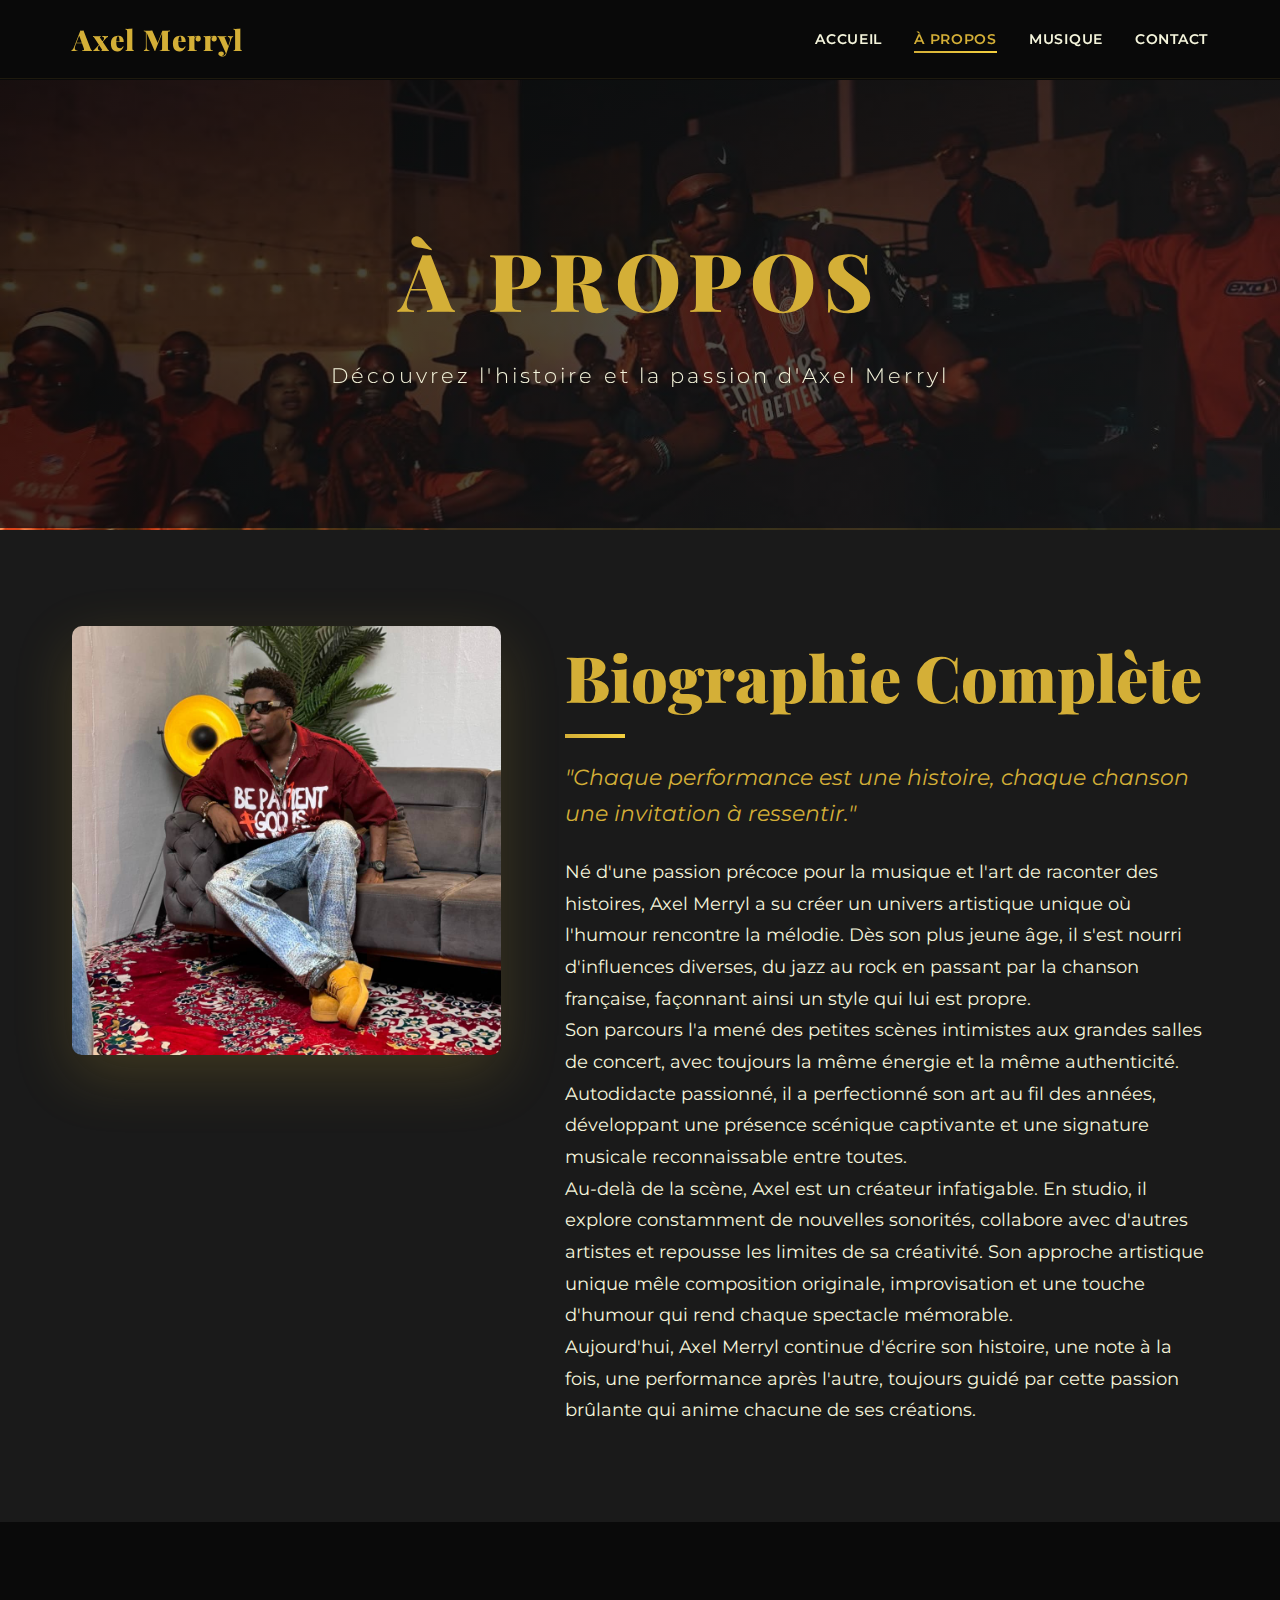
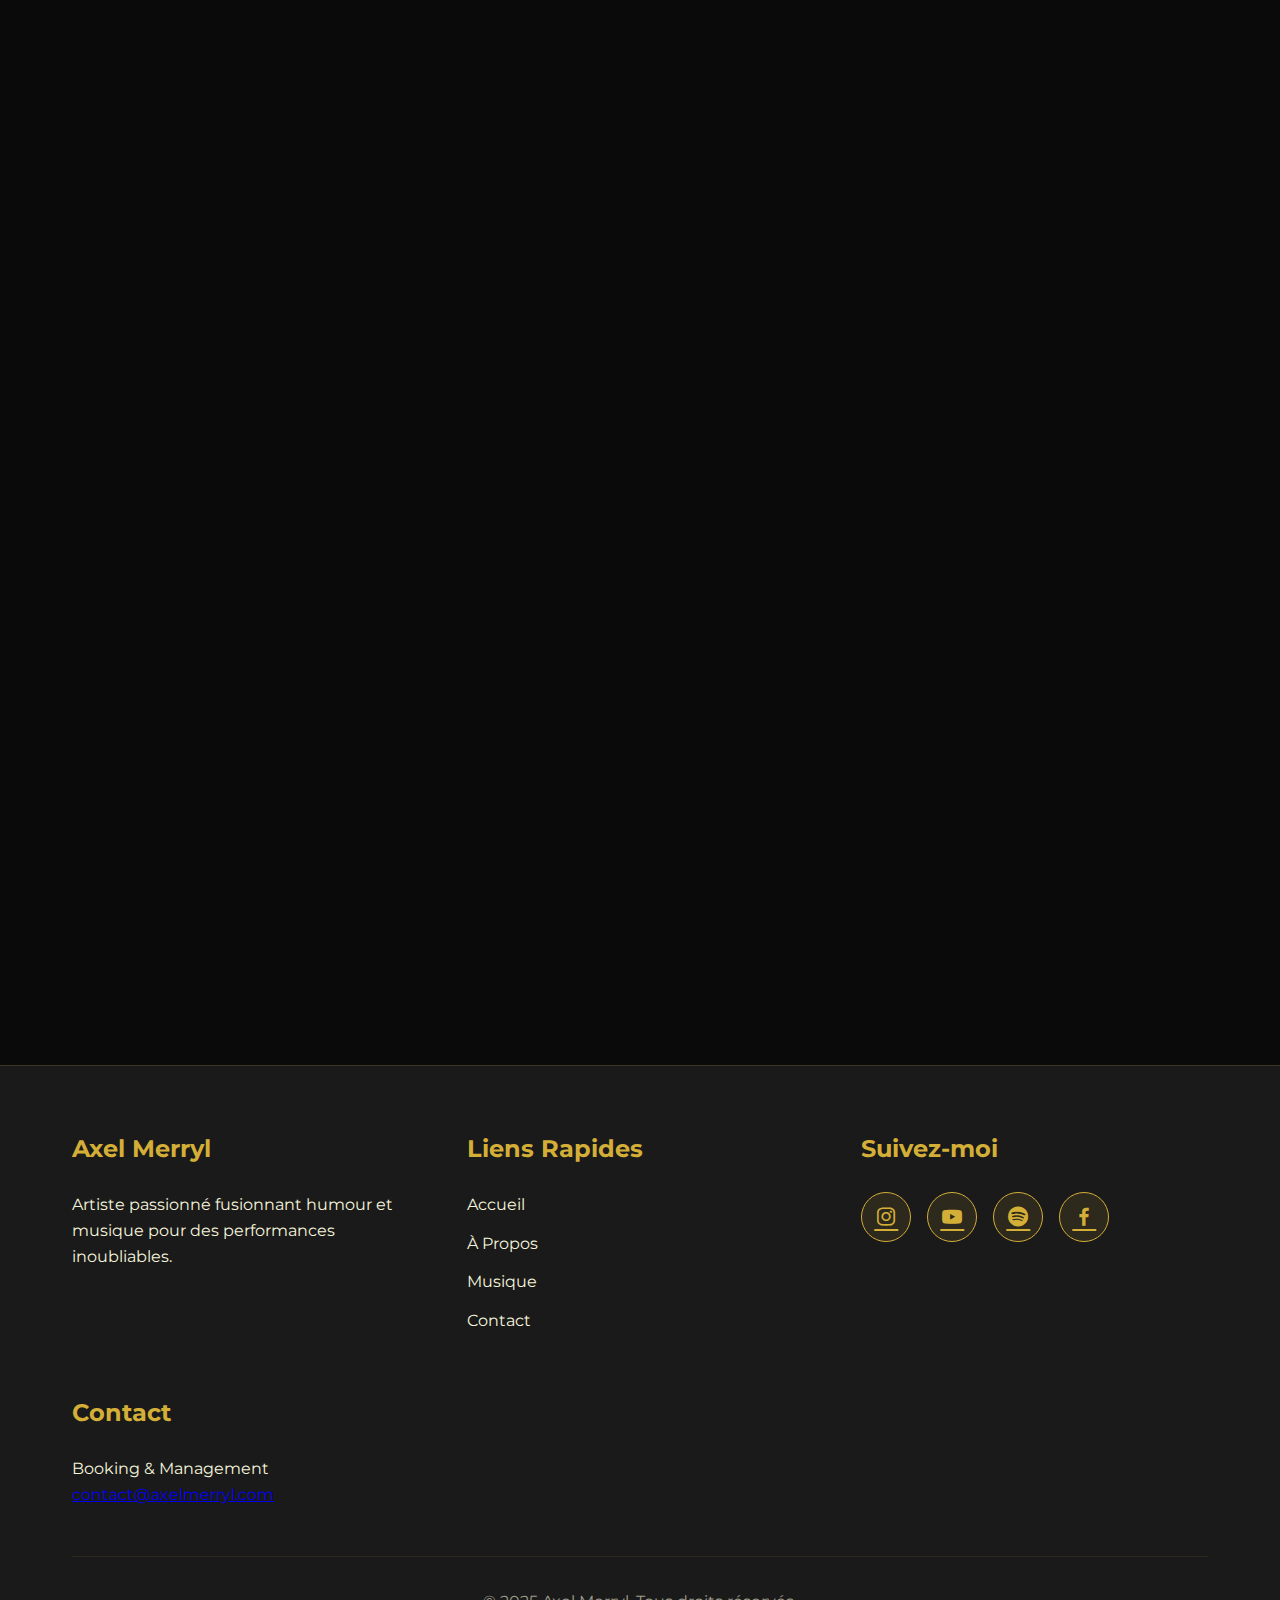
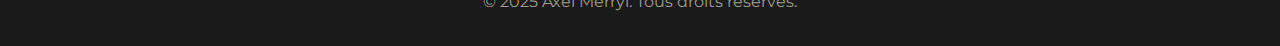
<file: about.html>
<!DOCTYPE html>
<html lang="fr">
<head>
    <meta charset="UTF-8">
    <meta name="viewport" content="width=device-width, initial-scale=1.0">
    <title>À Propos - Axel Merryl - Humour & Musique</title>
    <link rel="stylesheet" href="css/style.css">
    <link rel="preconnect" href="https://fonts.googleapis.com">
    <link rel="preconnect" href="https://fonts.gstatic.com" crossorigin>
    <link href="https://fonts.googleapis.com/css2?family=Montserrat:wght@300;400;600;700;900&family=Playfair+Display:wght@700;900&display=swap" rel="stylesheet">
    <link href='https://unpkg.com/boxicons@2.1.4/css/boxicons.min.css' rel='stylesheet'>
</head>
<body>
    <header class="main-header">
        <div class="container">
            <nav class="main-nav">
                <a href="index.html" class="logo">
                    <span class="logo-text">Axel Merryl</span>
                </a>
                <button class="mobile-menu-toggle" aria-label="Toggle menu">
                    <span></span>
                    <span></span>
                    <span></span>
                </button>
                <ul class="nav-menu">
                    <li><a href="index.html" class="nav-link">Accueil</a></li>
                    <li><a href="about.html" class="nav-link active">À Propos</a></li>
                    <li><a href="music.html" class="nav-link">Musique</a></li>
                    <li><a href="contact.html" class="nav-link">Contact</a></li>
                </ul>
            </nav>
        </div>
    </header>

    <section class="page-hero" style="background-image: url('attached_assets/stock_images/3.jpeg');">
        <div class="page-hero-overlay"></div>
        <div class="page-hero-content">
            <h1 class="page-title">À Propos</h1>
            <p class="page-subtitle">Découvrez l'histoire et la passion d'Axel Merryl</p>
        </div>
    </section>

    <section class="about-bio fade-in-scroll">
        <div class="container">
            <div class="about-bio-grid">
                <div class="about-bio-image">
                    <img src="attached_assets/stock_images/5.jpeg" alt="Axel Merryl" loading="lazy">
                </div>
                <div class="about-bio-content">
                    <h2 class="section-title">Biographie Complète</h2>
                    <div class="bio-text">
                        <p class="highlight-text">"Chaque performance est une histoire, chaque chanson une invitation à ressentir."</p>
                        
                        <p>Né d'une passion précoce pour la musique et l'art de raconter des histoires, Axel Merryl a su créer un univers artistique unique où l'humour rencontre la mélodie. Dès son plus jeune âge, il s'est nourri d'influences diverses, du jazz au rock en passant par la chanson française, façonnant ainsi un style qui lui est propre.</p>

                        <p>Son parcours l'a mené des petites scènes intimistes aux grandes salles de concert, avec toujours la même énergie et la même authenticité. Autodidacte passionné, il a perfectionné son art au fil des années, développant une présence scénique captivante et une signature musicale reconnaissable entre toutes.</p>

                        <p>Au-delà de la scène, Axel est un créateur infatigable. En studio, il explore constamment de nouvelles sonorités, collabore avec d'autres artistes et repousse les limites de sa créativité. Son approche artistique unique mêle composition originale, improvisation et une touche d'humour qui rend chaque spectacle mémorable.</p>

                        <p>Aujourd'hui, Axel Merryl continue d'écrire son histoire, une note à la fois, une performance après l'autre, toujours guidé par cette passion brûlante qui anime chacune de ses créations.</p>
                    </div>
                </div>
            </div>
        </div>
    </section>

    <section class="qualities-section fade-in-scroll">
        <div class="container">
            <h2 class="section-title centered">Qualités Artistiques</h2>
            <div class="qualities-grid">
                <div class="quality-card">
                    <div class="quality-icon">🎵</div>
                    <h3>Polyvalence Musicale</h3>
                    <p>Maîtrise de multiples styles musicaux, du jazz à la pop en passant par le blues et la chanson française.</p>
                </div>
                <div class="quality-card">
                    <div class="quality-icon">🎭</div>
                    <h3>Performance Scénique</h3>
                    <p>Présence charismatique et capacité unique à connecter avec le public à travers l'humour et l'émotion.</p>
                </div>
                <div class="quality-card">
                    <div class="quality-icon">✍️</div>
                    <h3>Composition Originale</h3>
                    <p>Créateur de mélodies captivantes et de textes profonds qui touchent le cœur et l'esprit.</p>
                </div>
                <div class="quality-card">
                    <div class="quality-icon">🎸</div>
                    <h3>Multi-instrumentiste</h3>
                    <p>Virtuose de plusieurs instruments, apportant richesse et diversité à ses créations musicales.</p>
                </div>
                <div class="quality-card">
                    <div class="quality-icon">🎬</div>
                    <h3>Vision Artistique</h3>
                    <p>Approche créative globale intégrant musique, visuel et storytelling pour des expériences immersives.</p>
                </div>
                <div class="quality-card">
                    <div class="quality-icon">🌟</div>
                    <h3>Authenticité</h3>
                    <p>Fidélité à soi-même et à ses valeurs, créant une connexion sincère et durable avec son audience.</p>
                </div>
            </div>
        </div>
    </section>

    <section class="blog-section fade-in-scroll">
        <div class="container">
            <h2 class="section-title centered">Blog & Actualités</h2>
            <div class="blog-grid">
                <article class="blog-card">
                    <div class="blog-image" style="background-image: url('attached_assets/stock_images/1.jpeg');"></div>
                    <div class="blog-content">
                        <span class="blog-date">1 OCT 2025</span>
                        <h3 class="blog-title">Le processus créatif derrière mon nouvel album</h3>
                        <p class="blog-excerpt">Plongez dans les coulisses de la création musicale et découvrez comment chaque chanson prend vie, de l'inspiration initiale à l'enregistrement final.</p>
                        <a href="#" class="blog-link">Lire la suite →</a>
                    </div>
                </article>
                <article class="blog-card">
                    <div class="blog-image" style="background-image: url('attached_assets/stock_images/2.jpeg');"></div>
                    <div class="blog-content">
                        <span class="blog-date">15 SEPT 2025</span>
                        <h3 class="blog-title">Réflexions sur la tournée d'été</h3>
                        <p class="blog-excerpt">Retour sur une tournée exceptionnelle qui m'a permis de rencontrer des publics extraordinaires et de vivre des moments inoubliables sur scène.</p>
                        <a href="#" class="blog-link">Lire la suite →</a>
                    </div>
                </article>
                <article class="blog-card">
                    <div class="blog-image" style="background-image: url('attached_assets/stock_images/4.jpeg');"></div>
                    <div class="blog-content">
                        <span class="blog-date">28 AOÛT 2025</span>
                        <h3 class="blog-title">L'importance de l'humour dans la musique</h3>
                        <p class="blog-excerpt">Comment j'utilise l'humour comme pont entre l'artiste et le public, créant des moments de complicité et de partage authentique.</p>
                        <a href="#" class="blog-link">Lire la suite →</a>
                    </div>
                </article>
                <article class="blog-card">
                    <div class="blog-image" style="background-image: url('attached_assets/stock_images/6.jpeg');"></div>
                    <div class="blog-content">
                        <span class="blog-date">10 AOÛT 2025</span>
                        <h3 class="blog-title">Mes influences musicales</h3>
                        <p class="blog-excerpt">De mes premiers disques vinyles aux artistes contemporains, découvrez les musiciens qui ont façonné mon univers artistique au fil des années.</p>
                        <a href="#" class="blog-link">Lire la suite →</a>
                    </div>
                </article>
                <article class="blog-card">
                    <div class="blog-image" style="background-image: url('attached_assets/stock_images/7.jpeg');"></div>
                    <div class="blog-content">
                        <span class="blog-date">22 JUIL 2025</span>
                        <h3 class="blog-title">En studio : nouvelles compositions</h3>
                        <p class="blog-excerpt">Actuellement en studio pour travailler sur de nouvelles compositions qui verront bientôt le jour. Un aperçu exclusif de ce qui vous attend.</p>
                        <a href="#" class="blog-link">Lire la suite →</a>
                    </div>
                </article>
                <article class="blog-card">
                    <div class="blog-image" style="background-image: url('attached_assets/stock_images/8.jpeg');"></div>
                    <div class="blog-content">
                        <span class="blog-date">5 JUIL 2025</span>
                        <h3 class="blog-title">La magie de la scène</h3>
                        <p class="blog-excerpt">Pourquoi chaque concert est unique et comment l'énergie du public transforme chaque performance en une expérience inoubliable.</p>
                        <a href="#" class="blog-link">Lire la suite →</a>
                    </div>
                </article>
            </div>
        </div>
    </section>

    <footer id="footer" class="footer">
        <div class="container">
            <div class="footer-content">
                <div class="footer-section">
                    <h3>Axel Merryl</h3>
                    <p>Artiste passionné fusionnant humour et musique pour des performances inoubliables.</p>
                </div>
                <div class="footer-section">
                    <h3>Liens Rapides</h3>
                    <ul class="footer-links">
                        <li><a href="index.html">Accueil</a></li>
                        <li><a href="about.html">À Propos</a></li>
                        <li><a href="music.html">Musique</a></li>
                        <li><a href="contact.html">Contact</a></li>
                    </ul>
                </div>
                <div class="footer-section">
                    <h3>Suivez-moi</h3>
                    <div class="social-links">
                        <a href="#" class="social-link" aria-label="Instagram">
                            <i class='bx bxl-instagram'></i>
                        </a>
                        <a href="#" class="social-link" aria-label="YouTube">
                            <i class='bx bxl-youtube'></i>
                        </a>
                        <a href="#" class="social-link" aria-label="Spotify">
                            <i class='bx bxl-spotify'></i>
                        </a>
                        <a href="#" class="social-link" aria-label="Facebook">
                            <i class='bx bxl-facebook'></i>
                        </a>
                    </div>
                </div>
                <div class="footer-section">
                    <h3>Contact</h3>
                    <p>Booking & Management<br>
                    <a href="mailto:contact@axelmerryl.com">contact@axelmerryl.com</a></p>
                </div>
            </div>
            <div class="footer-bottom">
                <p>&copy; 2025 Axel Merryl. Tous droits réservés.</p>
            </div>
        </div>
    </footer>

    <script src="js/script.js"></script>
</body>
</html>
</file>
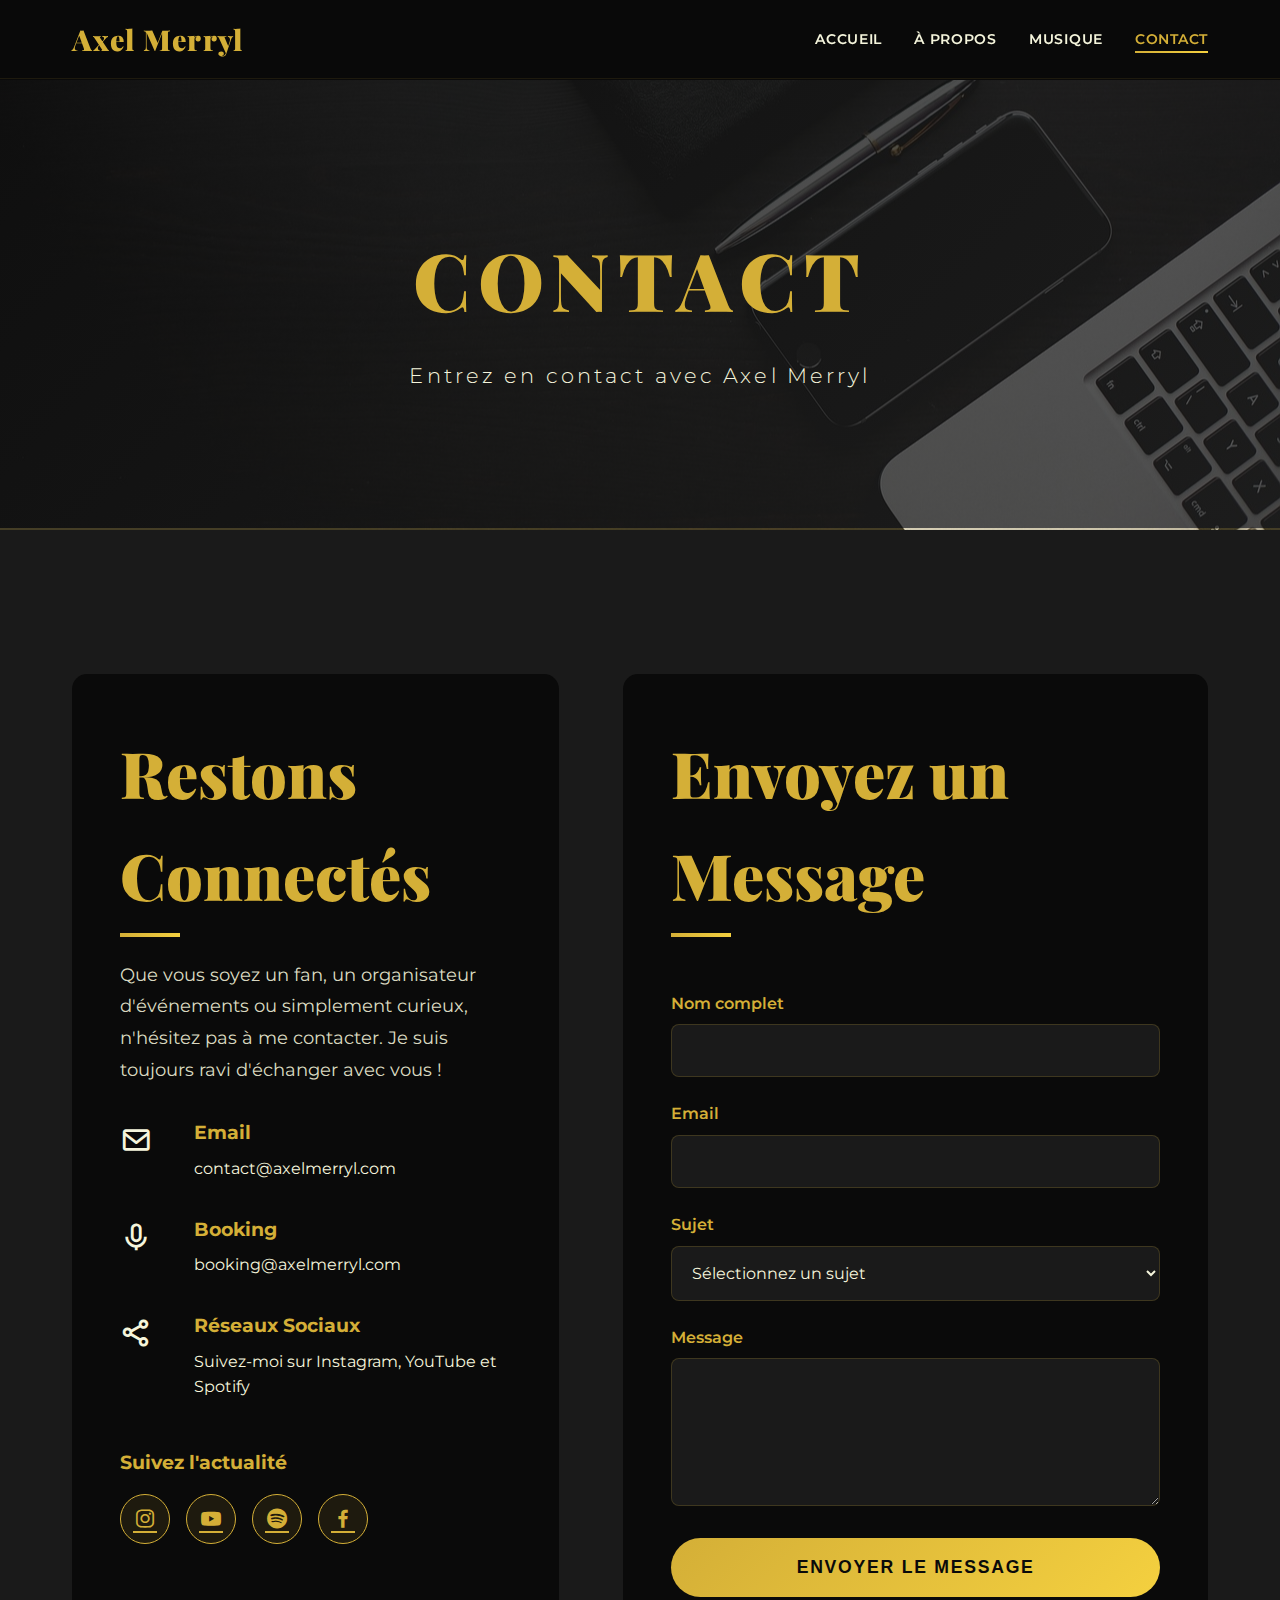
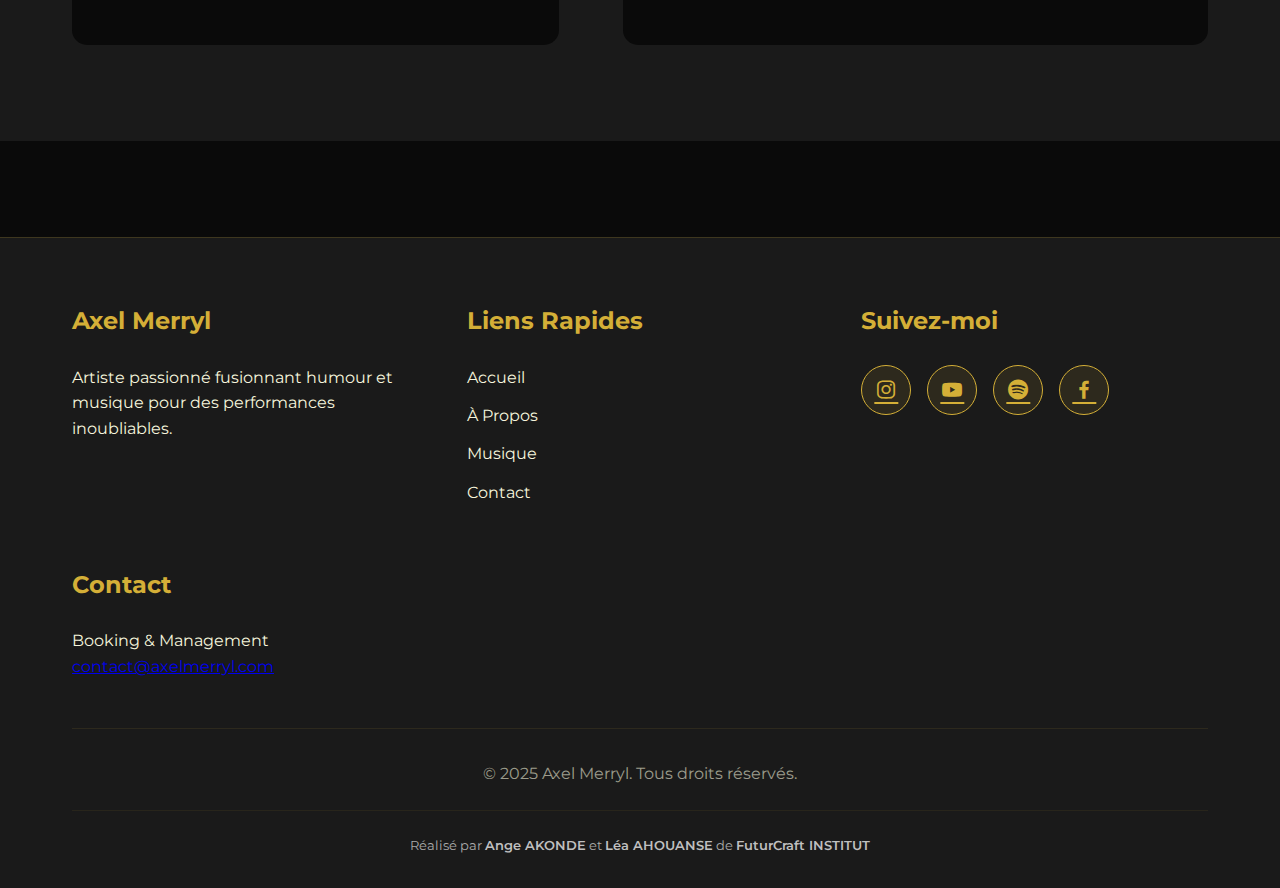
<file: contact.html>
<!DOCTYPE html>
<html lang="fr">
    <head>
        <meta charset="UTF-8" />
        <meta name="viewport" content="width=device-width, initial-scale=1.0" />
        <title>Contact - Axel Merryl - Humour & Musique</title>
        <link rel="stylesheet" href="css/style.css" />
        <link rel="stylesheet" href="css/mobile-fix.css" />
        <link rel="preconnect" href="https://fonts.googleapis.com" />
        <link rel="preconnect" href="https://fonts.gstatic.com" crossorigin />
        <link
            href="https://fonts.googleapis.com/css2?family=Montserrat:wght@300;400;600;700;900&family=Playfair+Display:wght@700;900&display=swap"
            rel="stylesheet" />
        <link
            href="https://unpkg.com/boxicons@2.1.4/css/boxicons.min.css"
            rel="stylesheet" />
    </head>
    <body>
        <header class="main-header">
            <div class="container">
                <nav class="main-nav">
                    <a href="index.html" class="logo">
                        <span class="logo-text">Axel Merryl</span>
                    </a>
                    <button class="mobile-menu-toggle" aria-label="Toggle menu">
                        <span></span>
                        <span></span>
                        <span></span>
                    </button>
                    <ul class="nav-menu">
                        <li>
                            <a href="index.html" class="nav-link">Accueil</a>
                        </li>
                        <li>
                            <a href="about.html" class="nav-link">À Propos</a>
                        </li>
                        <li>
                            <a href="music.html" class="nav-link">Musique</a>
                        </li>
                        <li>
                            <a href="contact.html" class="nav-link active"
                                >Contact</a
                            >
                        </li>
                    </ul>
                </nav>
            </div>
        </header>

        <section
            class="page-hero"
            style="
                background-image: url('attached_assets/stock_images/contact_communicatio_f4d3211b.jpg');
            ">
            <div class="page-hero-overlay"></div>
            <div class="page-hero-content">
                <h1 class="page-title">Contact</h1>
                <p class="page-subtitle">Entrez en contact avec Axel Merryl</p>
            </div>
        </section>

        <section class="contact-section fade-in-scroll">
            <div class="container">
                <div class="contact-grid">
                    <div class="contact-info">
                        <h2 class="section-title">Restons Connectés</h2>
                        <p class="contact-intro">
                            Que vous soyez un fan, un organisateur d'événements
                            ou simplement curieux, n'hésitez pas à me contacter.
                            Je suis toujours ravi d'échanger avec vous !
                        </p>

                        <div class="contact-methods">
                            <div class="contact-method">
                                <div class="method-icon">
                                    <i class="bx bx-envelope"></i>
                                </div>
                                <div class="method-info">
                                    <h3>Email</h3>
                                    <a href="mailto:contact@axelmerryl.com"
                                        >contact@axelmerryl.com</a
                                    >
                                </div>
                            </div>

                            <div class="contact-method">
                                <div class="method-icon">
                                    <i class="bx bx-microphone"></i>
                                </div>
                                <div class="method-info">
                                    <h3>Booking</h3>
                                    <a href="mailto:booking@axelmerryl.com"
                                        >booking@axelmerryl.com</a
                                    >
                                </div>
                            </div>

                            <div class="contact-method">
                                <div class="method-icon">
                                    <i class="bx bx-share-alt"></i>
                                </div>
                                <div class="method-info">
                                    <h3>Réseaux Sociaux</h3>
                                    <p>
                                        Suivez-moi sur Instagram, YouTube et
                                        Spotify
                                    </p>
                                </div>
                            </div>
                        </div>

                        <div class="contact-social">
                            <h3>Suivez l'actualité</h3>
                            <div class="social-links">
                                <a
                                    href="https://www.instagram.com/axelmerryl?igsh=c3piNWwzamw5enZ6"
                                    class="social-link"
                                    aria-label="Instagram">
                                    <i class="bx bxl-instagram"></i>
                                </a>
                                <a
                                    href="https://youtube.com/@axelmerrylvrai?si=18WHrdOqC_nLwfAW"
                                    class="social-link"
                                    aria-label="YouTube">
                                    <i class="bx bxl-youtube"></i>
                                </a>
                                <a
                                    href="#"
                                    class="social-link"
                                    aria-label="https://open.spotify.com/artist/3G8Pa34BvtmFCVZeOkUJBq?si=MpZkXfzmQRWR4t5bq5CPAw">
                                    <i class="bx bxl-spotify"></i>
                                </a>
                                <a
                                    href="https://www.facebook.com/share/1KhvwpN1a6/"
                                    class="social-link"
                                    aria-label="Facebook">
                                    <i class="bx bxl-facebook"></i>
                                </a>
                            </div>
                        </div>
                    </div>

                    <div class="contact-form-container">
                        <h2 class="section-title">Envoyez un Message</h2>

                        <form
                            class="contact-form"
                            method="POST"
                            action="contact.html">
                            <div class="form-group">
                                <label for="name">Nom complet</label>
                                <input
                                    type="text"
                                    id="name"
                                    name="name"
                                    required />
                            </div>

                            <div class="form-group">
                                <label for="email">Email</label>
                                <input
                                    type="email"
                                    id="email"
                                    name="email"
                                    required />
                            </div>

                            <div class="form-group">
                                <label for="subject">Sujet</label>
                                <select id="subject" name="subject" required>
                                    <option value="">
                                        Sélectionnez un sujet
                                    </option>
                                    <option value="booking">
                                        Booking / Réservation d'événement
                                    </option>
                                    <option value="collaboration">
                                        Proposition de collaboration
                                    </option>
                                    <option value="media">
                                        Demande média / Interview
                                    </option>
                                    <option value="fan">Message de fan</option>
                                    <option value="other">Autre</option>
                                </select>
                            </div>

                            <div class="form-group">
                                <label for="message">Message</label>
                                <textarea
                                    id="message"
                                    name="message"
                                    rows="6"
                                    required></textarea>
                            </div>

                            <button type="submit" class="submit-button">
                                Envoyer le message
                            </button>
                        </form>
                    </div>
                </div>
            </div>
        </section>

        <footer id="footer" class="footer">
            <div class="container">
                <div class="footer-content">
                    <div class="footer-section">
                        <h3>Axel Merryl</h3>
                        <p>
                            Artiste passionné fusionnant humour et musique pour
                            des performances inoubliables.
                        </p>
                    </div>
                    <div class="footer-section">
                        <h3>Liens Rapides</h3>
                        <ul class="footer-links">
                            <li><a href="index.html">Accueil</a></li>
                            <li><a href="about.html">À Propos</a></li>
                            <li><a href="music.html">Musique</a></li>
                            <li><a href="contact.html">Contact</a></li>
                        </ul>
                    </div>
                    <div class="footer-section">
                        <h3>Suivez-moi</h3>
                        <div class="social-links">
                            <a
                                href="https://www.instagram.com/axelmerryl?igsh=c3piNWwzamw5enZ6"
                                class="social-link"
                                aria-label="Instagram">
                                <i class="bx bxl-instagram"></i>
                            </a>
                            <a
                                href="https://youtube.com/@axelmerrylvrai?si=18WHrdOqC_nLwfAW"
                                class="social-link"
                                aria-label="YouTube">
                                <i class="bx bxl-youtube"></i>
                            </a>
                            <a
                                href="https://open.spotify.com/artist/3G8Pa34BvtmFCVZeOkUJBq?si=MpZkXfzmQRWR4t5bq5CPAw"
                                class="social-link"
                                aria-label="Spotify">
                                <i class="bx bxl-spotify"></i>
                            </a>
                            <a
                                href="https://www.facebook.com/share/1KhvwpN1a6/"
                                class="social-link"
                                aria-label="Facebook">
                                <i class="bx bxl-facebook"></i>
                            </a>
                        </div>
                    </div>
                    <div class="footer-section">
                        <h3>Contact</h3>
                        <p>
                            Booking & Management<br />
                            <a href="mailto:contact@axelmerryl.com"
                                >contact@axelmerryl.com</a
                            >
                        </p>
                    </div>
                </div>
                <div class="footer-bottom">
                    <p>&copy; 2025 Axel Merryl. Tous droits réservés.</p>
                </div>
                <div class="footer-credit">
                    <p>
                        Réalisé par <strong>Ange AKONDE</strong> et
                        <strong>Léa AHOUANSE</strong> de
                        <strong>FuturCraft INSTITUT</strong>
                    </p>
                </div>
            </div>
        </footer>

        <script src="js/script.js"></script>
    </body>
</html>
</file>
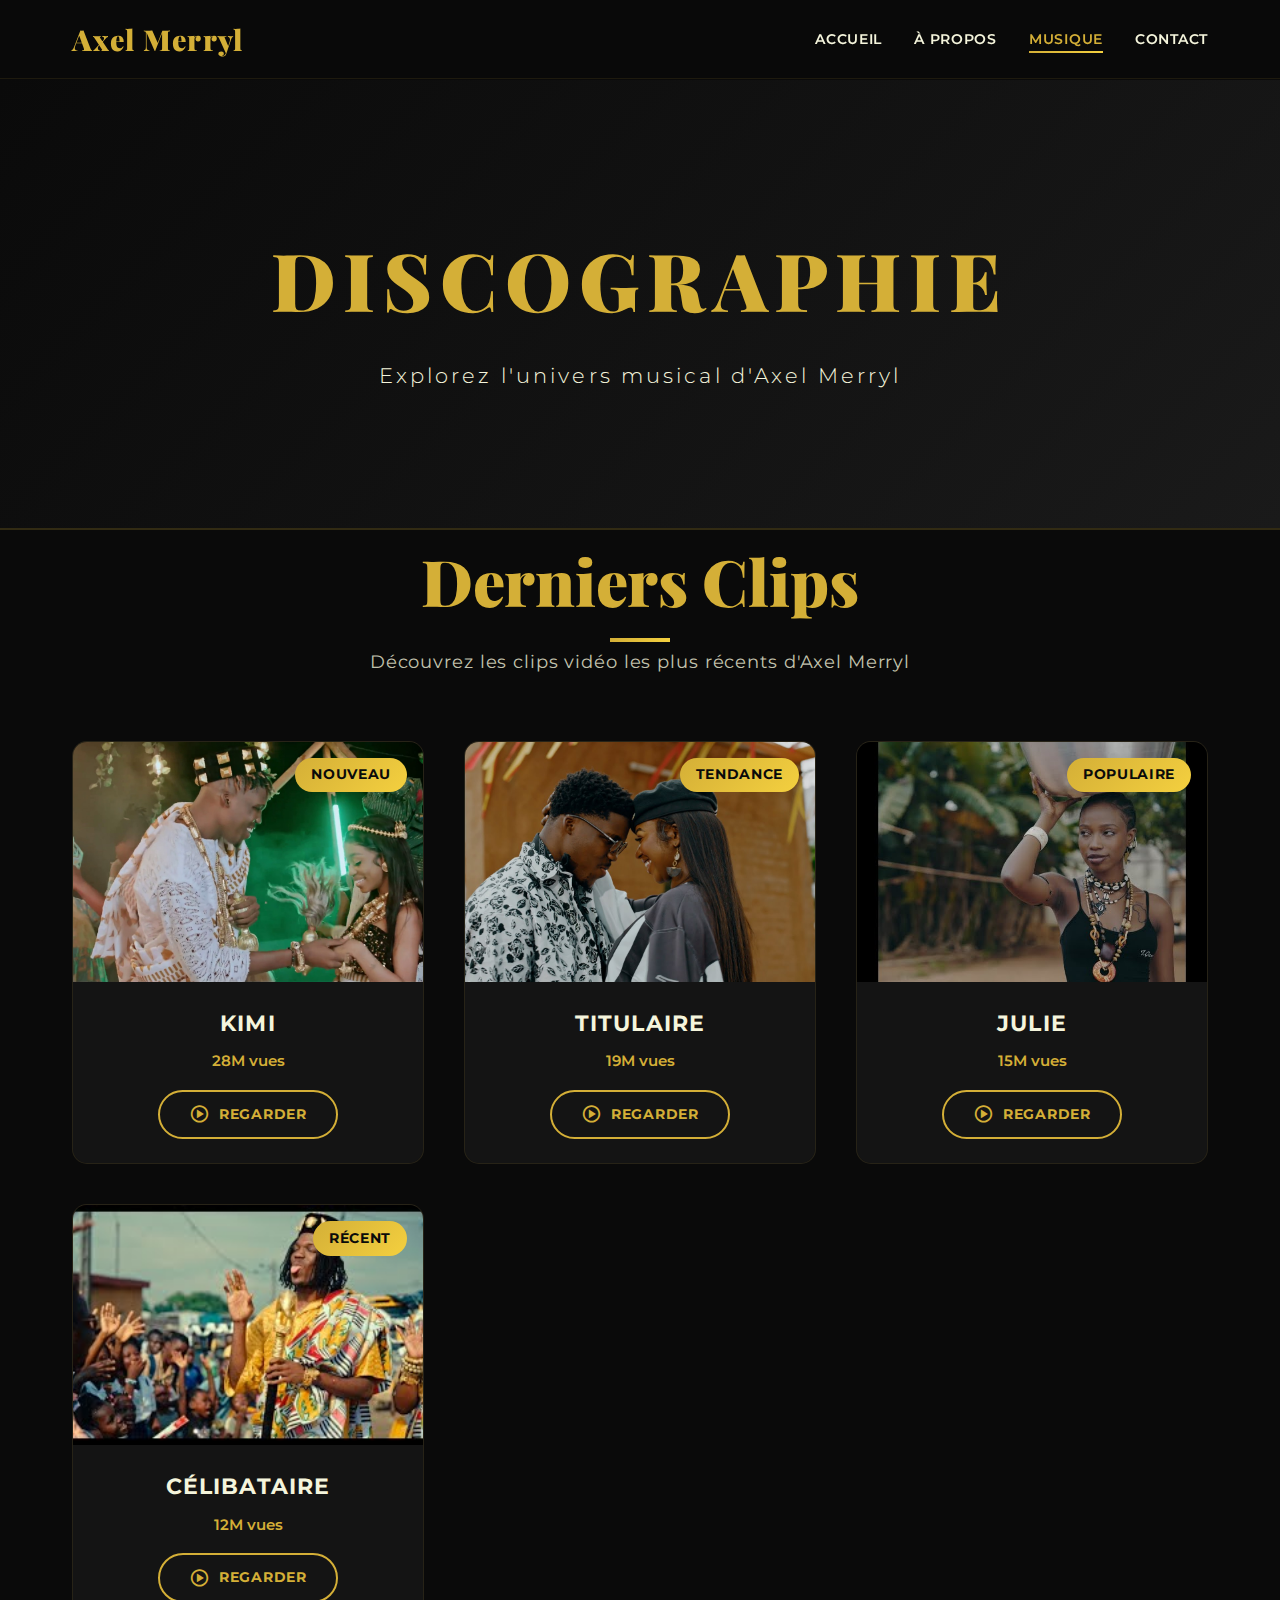
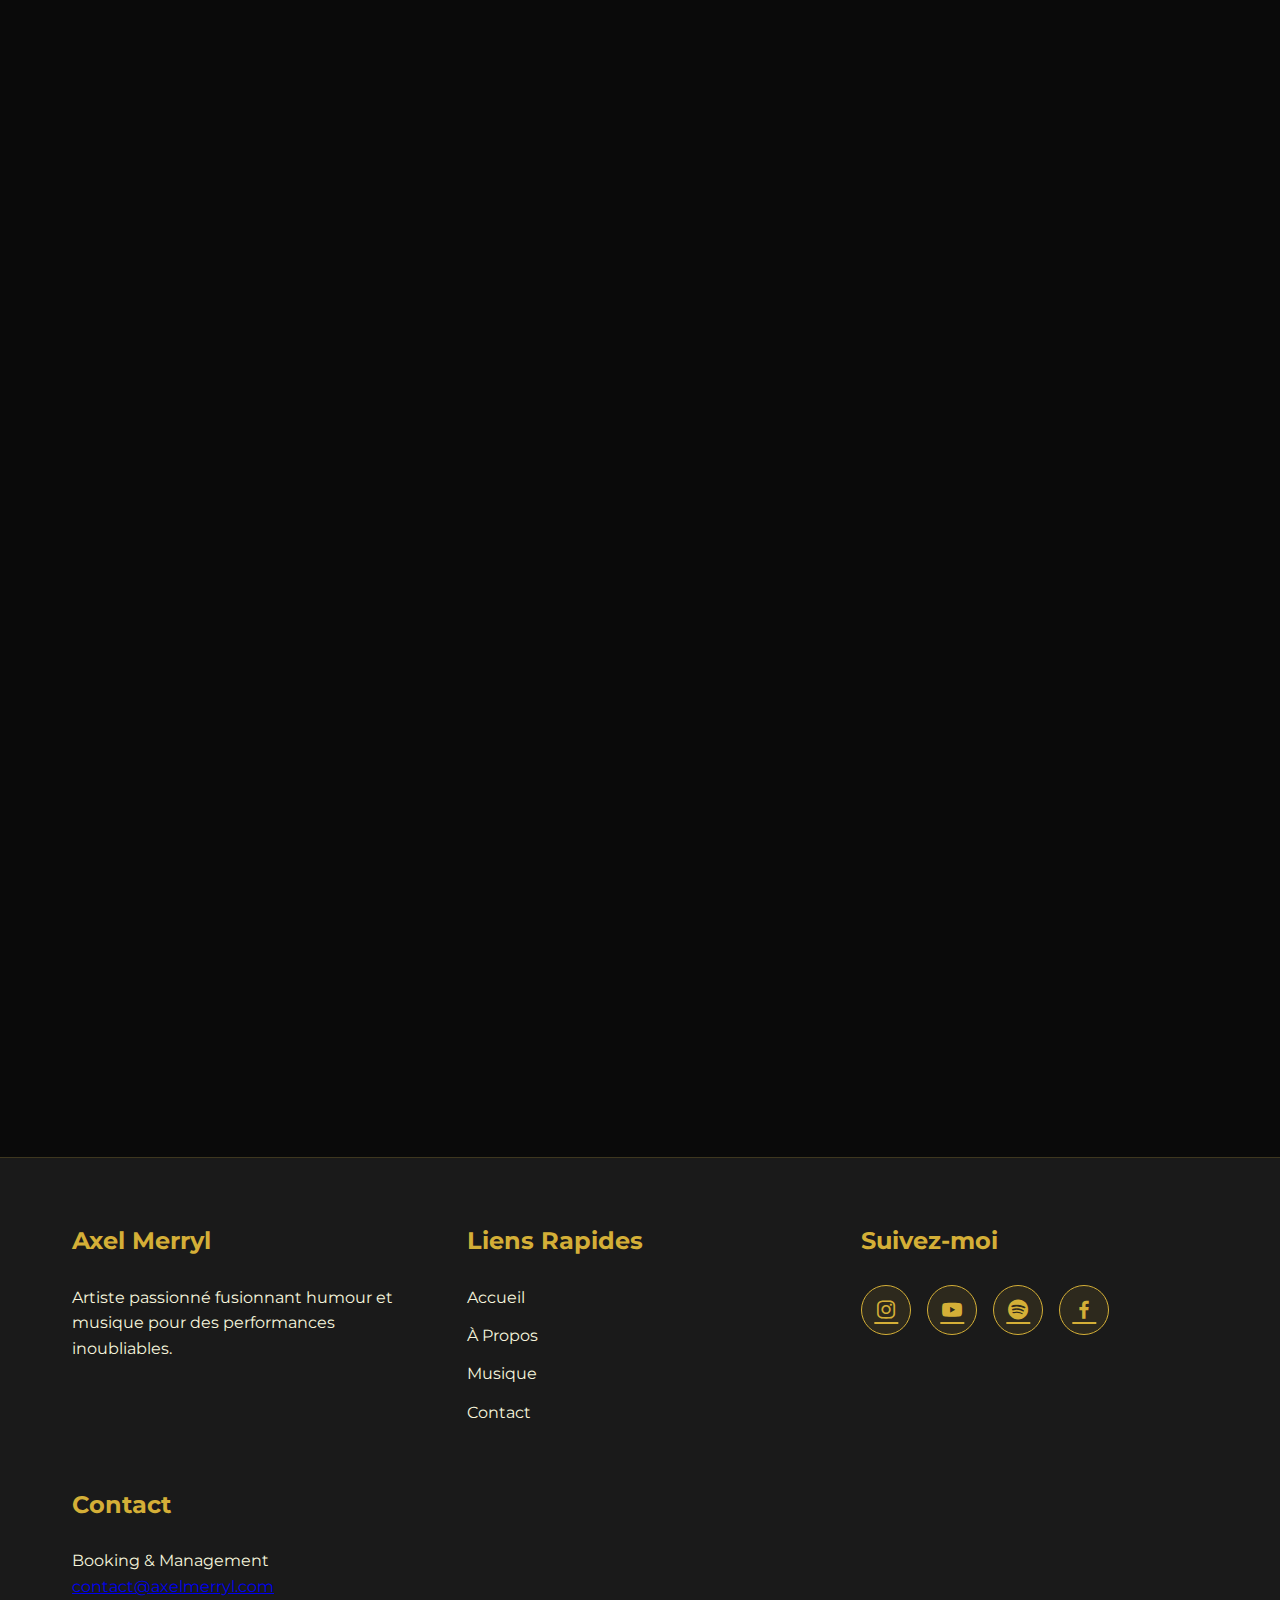
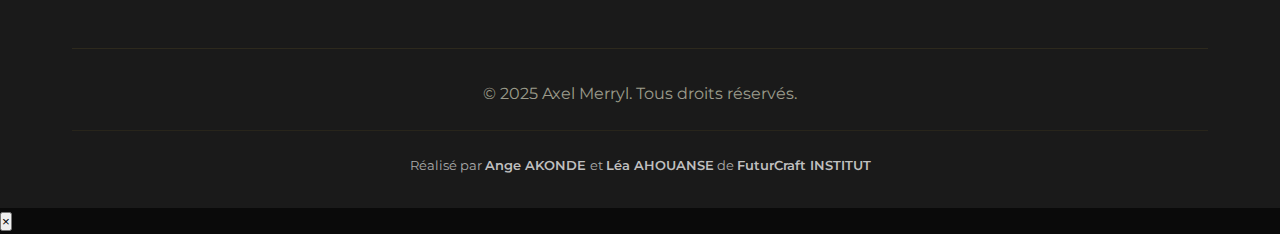
<file: music.html>
<!DOCTYPE html>
<html lang="fr">
    <head>
        <meta charset="UTF-8" />
        <meta name="viewport" content="width=device-width, initial-scale=1.0" />
        <title>Musique - Axel Merryl - Humour & Musique</title>
        <link rel="stylesheet" href="css/style.css" />
        <link rel="stylesheet" href="css/mobile-fix.css" />
        <link rel="preconnect" href="https://fonts.googleapis.com" />
        <link rel="preconnect" href="https://fonts.gstatic.com" crossorigin />
        <link
            href="https://fonts.googleapis.com/css2?family=Montserrat:wght@300;400;600;700;900&family=Playfair+Display:wght@700;900&display=swap"
            rel="stylesheet" />
        <link
            href="https://unpkg.com/boxicons@2.1.4/css/boxicons.min.css"
            rel="stylesheet" />
    </head>
    <body>
        <header class="main-header">
            <div class="container">
                <nav class="main-nav">
                    <a href="index.html" class="logo">
                        <span class="logo-text">Axel Merryl</span>
                    </a>
                    <button class="mobile-menu-toggle" aria-label="Toggle menu">
                        <span></span>
                        <span></span>
                        <span></span>
                    </button>
                    <ul class="nav-menu">
                        <li>
                            <a href="index.html" class="nav-link">Accueil</a>
                        </li>
                        <li>
                            <a href="about.html" class="nav-link">À Propos</a>
                        </li>
                        <li>
                            <a href="music.html" class="nav-link active"
                                >Musique</a
                            >
                        </li>
                        <li>
                            <a href="contact.html" class="nav-link">Contact</a>
                        </li>
                    </ul>
                </nav>
            </div>
        </header>

        <section class="page-hero">
            <img
                src="attached_assets/stock_images/6.jpeg"
                alt="Studio de musique"
                loading="eager"
                style="
                    position: absolute;
                    width: 100%;
                    height: 100%;
                    object-fit: cover;
                    z-index: -1;
                " />
            <div class="page-hero-overlay"></div>
            <div class="page-hero-content">
                <h1 class="page-title">Discographie</h1>
                <p class="page-subtitle">
                    Explorez l'univers musical d'Axel Merryl
                </p>
            </div>
        </section>

        <section class="latest-clips-section fade-in-scroll">
            <div class="container">
                <h2 class="section-title centered">Derniers Clips</h2>
                <p class="section-subtitle centered">
                    Découvrez les clips vidéo les plus récents d'Axel Merryl
                </p>
                <div class="latest-clips-grid">
                    <div class="latest-clip-card">
                        <div class="latest-clip-thumbnail">
                            <img
                                src="attached_assets/stock_images/AXKIM.jpg"
                                alt="KIMI - Clip Officiel"
                                loading="lazy" />
                            <div class="clip-badge">Nouveau</div>
                        </div>
                        <div class="latest-clip-info">
                            <h3 class="latest-clip-title">KIMI</h3>
                            <p class="latest-clip-views">28M vues</p>
                            <a
                                href="https://youtu.be/H1RKW2g4IUc"
                                target="_blank"
                                rel="noopener noreferrer"
                                class="watch-button">
                                <i class="bx bx-play-circle"></i> Regarder
                            </a>
                        </div>
                    </div>
                    <div class="latest-clip-card">
                        <div class="latest-clip-thumbnail">
                            <img
                                src="attached_assets/stock_images/maxresdefault.jpg"
                                alt="TITULAIRE - Clip Officiel"
                                loading="lazy" />
                            <div class="clip-badge">Tendance</div>
                        </div>
                        <div class="latest-clip-info">
                            <h3 class="latest-clip-title">TITULAIRE</h3>
                            <p class="latest-clip-views">19M vues</p>
                            <a
                                href="https://youtu.be/StMspmx9Knk"
                                target="_blank"
                                rel="noopener noreferrer"
                                class="watch-button">
                                <i class="bx bx-play-circle"></i> Regarder
                            </a>
                        </div>
                    </div>
                    <div class="latest-clip-card">
                        <div class="latest-clip-thumbnail">
                            <img
                                src="attached_assets/stock_images/julie.jpg"
                                alt="JULIE - Clip Officiel"
                                loading="lazy" />
                            <div class="clip-badge">Populaire</div>
                        </div>
                        <div class="latest-clip-info">
                            <h3 class="latest-clip-title">JULIE</h3>
                            <p class="latest-clip-views">15M vues</p>
                            <a
                                href="https://youtu.be/7bN7Y4hEqUE"
                                target="_blank"
                                rel="noopener noreferrer"
                                class="watch-button">
                                <i class="bx bx-play-circle"></i> Regarder
                            </a>
                        </div>
                    </div>
                    <div class="latest-clip-card">
                        <div class="latest-clip-thumbnail">
                            <img
                                src="attached_assets/stock_images/celibataire.jpg"
                                alt="CÉLIBATAIRE - Clip Officiel"
                                loading="lazy" />
                            <div class="clip-badge">Récent</div>
                        </div>
                        <div class="latest-clip-info">
                            <h3 class="latest-clip-title">CÉLIBATAIRE</h3>
                            <p class="latest-clip-views">12M vues</p>
                            <a
                                href="https://youtu.be/ZsFL9IqHzbA"
                                target="_blank"
                                rel="noopener noreferrer"
                                class="watch-button">
                                <i class="bx bx-play-circle"></i> Regarder
                            </a>
                        </div>
                    </div>
                </div>
            </div>
        </section>

        <section class="album-feature-section fade-in-scroll">
            <div class="container">
                <h2 class="section-title centered">Album</h2>
                <p class="section-subtitle centered">
                    Découvrez le projet musical TEMPÉRATURE
                </p>

                <div class="featured-album">
                    <div class="featured-album-cover">
                        <img
                            src="attached_assets/stock_images/musique.jpeg"
                            alt="TEMPÉRATURE - Axel Merryl"
                            loading="lazy" />
                        <div class="album-play-overlay">
                            <i class="bx bx-play-circle"></i>
                        </div>
                    </div>
                    <div class="featured-album-info">
                        <h3 class="featured-album-title">TEMPÉRATURE</h3>
                        <p class="featured-album-artist">Axel Merryl</p>
                        <p class="featured-album-year">2024 • Album</p>
                        <p class="featured-album-tracks">14 titres • 48:30</p>

                        <p class="featured-album-description">
                            TEMPÉRATURE est le premier album studio d'Axel
                            Merryl, un projet ambitieux qui fusionne sonorités
                            urbaines africaines et mélodies modernes. Avec 12
                            titres soigneusement composés, cet album explore les
                            différentes facettes de l'artiste : de
                            l'introspection à la célébration, de la romance aux
                            réflexions sociales. TEMPÉRATURE marque un tournant
                            dans la carrière d'Axel Merryl, confirmant son
                            statut d'artiste majeur de la scène musicale
                            africaine.
                        </p>

                        <div class="featured-album-actions">
                            <a
                                href="temperature-album.html"
                                class="album-listen-btn">
                                <i class="bx bx-list-ul"></i> Écouter l'album
                            </a>
                            <a href="#" class="album-share-btn">
                                <i class="bx bx-share-alt"></i> Partager
                            </a>
                        </div>
                    </div>
                </div>
            </div>
        </section>

        <section class="player-section fade-in-scroll">
            <div class="container">
                <h2 class="section-title centered">Titres Populaires</h2>
                <div class="music-player">
                    <div class="player-header">
                        <div class="now-playing-info">
                            <div class="now-playing-cover">
                                <img
                                    src="attached_assets/stock_images/8.jpeg"
                                    alt="Album cover" />
                            </div>
                            <div class="now-playing-text">
                                <h4 class="track-name">
                                    Sélectionner un titre
                                </h4>
                                <p class="artist-name">Axel Merryl</p>
                            </div>
                        </div>
                    </div>

                    <div class="playlist">
                        <!-- 
                        ═══════════════════════════════════════════════════════════════════
                        INSTRUCTIONS : Comment ajouter les codes iframe Spotify
                        ═══════════════════════════════════════════════════════════════════
                        
                        1. Allez sur Spotify Web (open.spotify.com) et trouvez votre chanson
                        2. Cliquez sur les 3 points (...) → Partager → Intégrer la piste
                        3. Copiez le code iframe complet (exemple ci-dessous)
                        4. Collez-le dans l'attribut data-spotify-iframe="" de chaque track-item
                        
                        EXEMPLE DE CODE IFRAME SPOTIFY :
                        <iframe style="border-radius:12px" src="https://open.spotify.com/embed/track/VOTRE_ID_ICI?utm_source=generator" width="100%" height="152" frameBorder="0" allowfullscreen="" allow="autoplay; clipboard-write; encrypted-media; fullscreen; picture-in-picture" loading="lazy"></iframe>
                        
                        IMPORTANT : Mettez le code iframe COMPLET entre les guillemets de data-spotify-iframe=""
                        ═══════════════════════════════════════════════════════════════════
                        -->
                        
                        <div
                            class="track-item"
                            data-track-title="Lumières de la Ville"
                            data-track-album="Lumières Nocturnes"
                            data-spotify-iframe="">
                            <div class="track-number">1</div>
                            <div class="track-play">
                                <button class="track-play-btn spotify-play-btn">
                                    <i class="bx bxl-spotify"></i>
                                </button>
                            </div>
                            <div class="track-info-wrapper">
                                <div class="track-title-name">
                                    Axel Merryl 
                                </div>
                                <div class="track-album-name">
                                    DOUWE ATASSA
                                </div>
                            </div>
                            <div class="track-duration">4:32</div>
                        </div>
                        <div
                            class="track-item"
                            data-track-title="Lumières de la Ville"
                            data-track-album="Lumières Nocturnes"
                            data-spotify-iframe="">
                            <div class="track-number">1</div>
                            <div class="track-play">
                                <button class="track-play-btn spotify-play-btn">
                                    <i class="bx bxl-spotify"></i>
                                </button>
                            </div>
                            <div class="track-info-wrapper">
                                <div class="track-title-name">
                                    Axel Merryl Feat Vano Baby
                                </div>
                                <div class="track-album-name">
                                    LA SOURIS DANSE
                                </div>
                            </div>
                            <div class="track-duration">4:32</div>
                        </div>
                        <div
                            class="track-item"
                            data-track-title="Rires sous la Pluie"
                            data-track-album="Lumières Nocturnes"
                            data-spotify-iframe="">
                            <div class="track-number">2</div>
                            <div class="track-play">
                                <button class="track-play-btn spotify-play-btn">
                                    <i class="bx bxl-spotify"></i>
                                </button>
                            </div>
                            <div class="track-info-wrapper">
                                <div class="track-title-name">Axel Merryl</div>
                                <div class="track-album-name">JULIE</div>
                            </div>
                            <div class="track-duration">3:45</div>
                        </div>
                        <div
                            class="track-item"
                            data-track-title="Mélodie Oubliée"
                            data-track-album="Échos du Silence"
                            data-spotify-iframe="">
                            <div class="track-number">3</div>
                            <div class="track-play">
                                <button class="track-play-btn spotify-play-btn">
                                    <i class="bx bxl-spotify"></i>
                                </button>
                            </div>
                            <div class="track-info-wrapper">
                                <div class="track-title-name">
                                    Axel Merryl Feat Mia Guisse & Bass Thioung
                                </div>
                                <div class="track-album-name">TITULAIRE</div>
                            </div>
                            <div class="track-duration">4:18</div>
                        </div>
                        <div
                            class="track-item"
                            data-track-title="Danse avec l'Ombre"
                            data-track-album="Lumières Nocturnes"
                            data-spotify-iframe="">
                            <div class="track-number">4</div>
                            <div class="track-play">
                                <button class="track-play-btn spotify-play-btn">
                                    <i class="bx bxl-spotify"></i>
                                </button>
                            </div>
                            <div class="track-info-wrapper">
                                <div class="track-title-name">AXEL MERRYL</div>
                                <div class="track-album-name">PETIT BISOU</div>
                            </div>
                            <div class="track-duration">3:55</div>
                        </div>
                        <div
                            class="track-item"
                            data-track-title="Souvenirs Dorés"
                            data-track-album="Échos du Silence"
                            data-spotify-iframe="">
                            <div class="track-number">5</div>
                            <div class="track-play">
                                <button class="track-play-btn spotify-play-btn">
                                    <i class="bx bxl-spotify"></i>
                                </button>
                            </div>
                            <div class="track-info-wrapper">
                                <div class="track-title-name">AXEL MERRYL</div>
                                <div class="track-album-name">
                                    EMBRASSER LA MARIÉE
                                </div>
                            </div>
                            <div class="track-duration">5:02</div>
                        </div>
                        <div
                            class="track-item"
                            data-track-title="Entre Deux Mondes"
                            data-track-album="Instants Volés"
                            data-spotify-iframe="">
                            <div class="track-number">6</div>
                            <div class="track-play">
                                <button class="track-play-btn spotify-play-btn">
                                    <i class="bx bxl-spotify"></i>
                                </button>
                            </div>
                            <div class="track-info-wrapper">
                                <div class="track-title-name">
                                    Axel Merryl "Je m'en fous" Remix Feat
                                    TonyMix & Dj Emos Djekonmon
                                </div>
                                <div class="track-album-name">JE M'EN FOUS</div>
                            </div>
                            <div class="track-duration">3:28</div>
                        </div>
                        <div
                            class="track-item"
                            data-track-title="L'Écho de Ton Rire"
                            data-track-album="Lumières Nocturnes"
                            data-spotify-iframe="">
                            <div class="track-number">7</div>
                            <div class="track-play">
                                <button class="track-play-btn spotify-play-btn">
                                    <i class="bx bxl-spotify"></i>
                                </button>
                            </div>
                            <div class="track-info-wrapper">
                                <div class="track-title-name">
                                    Axel Merryl Feat Naxo
                                </div>
                                <div class="track-album-name">MAMAN RITA</div>
                            </div>
                            <div class="track-duration">4:10</div>
                        </div>
                        <div
                            class="track-item"
                            data-track-title="Nuit Étoilée"
                            data-track-album="Échos du Silence"
                            data-spotify-iframe="">
                            <div class="track-number">8</div>
                            <div class="track-play">
                                <button class="track-play-btn spotify-play-btn">
                                    <i class="bx bxl-spotify"></i>
                                </button>
                            </div>
                            <div class="track-info-wrapper">
                                <div class="track-title-name">AXEL MERRYL</div>
                                <div class="track-album-name">KIMI</div>
                            </div>
                            <div class="track-duration">4:42</div>
                        </div>
                        <div
                            class="track-item"
                            data-track-title="Instant Présent"
                            data-track-album="Instants Volés"
                            data-spotify-iframe="">
                            <div class="track-number">9</div>
                            <div class="track-play">
                                <button class="track-play-btn spotify-play-btn">
                                    <i class="bx bxl-spotify"></i>
                                </button>
                            </div>
                            <div class="track-info-wrapper">
                                <div class="track-title-name">
                                    AXEL MERRYL FT LIL JAY BINGERACK
                                </div>
                                <div class="track-album-name">CELIBATAIRE</div>
                            </div>
                            <div class="track-duration">3:15</div>
                        </div>
                        <div
                            class="track-item"
                            data-track-title="Voyage Intérieur"
                            data-track-album="Lumières Nocturnes"
                            data-spotify-iframe="">
                            <div class="track-number">10</div>
                            <div class="track-play">
                                <button class="track-play-btn spotify-play-btn">
                                    <i class="bx bxl-spotify"></i>
                                </button>
                            </div>
                            <div class="track-info-wrapper">
                                <div class="track-title-name">Axel Merryl</div>
                                <div class="track-album-name">ABOU</div>
                            </div>
                            <div class="track-duration">5:20</div>
                        </div>
                    </div>
                </div>
            </div>
        </section>

        <section class="streaming-section fade-in-scroll">
            <div class="container">
                <h2 class="section-title centered">
                    Écoutez sur vos plateformes préférées
                </h2>
                <div class="streaming-platforms">
                    <a href="#" class="platform-link">
                        <svg
                            width="40"
                            height="40"
                            viewBox="0 0 24 24"
                            fill="currentColor">
                            <path
                                d="M12 0C5.4 0 0 5.4 0 12s5.4 12 12 12 12-5.4 12-12S18.66 0 12 0zm5.521 17.34c-.24.359-.66.48-1.021.24-2.82-1.74-6.36-2.101-10.561-1.141-.418.122-.779-.179-.899-.539-.12-.421.18-.78.54-.9 4.56-1.021 8.52-.6 11.64 1.32.42.18.479.659.301 1.02zm1.44-3.3c-.301.42-.841.6-1.262.3-3.239-1.98-8.159-2.58-11.939-1.38-.479.12-1.02-.12-1.14-.6-.12-.48.12-1.021.6-1.141C9.6 9.9 15 10.561 18.72 12.84c.361.181.54.78.241 1.2zm.12-3.36C15.24 8.4 8.82 8.16 5.16 9.301c-.6.179-1.2-.181-1.38-.721-.18-.601.18-1.2.72-1.381 4.26-1.26 11.28-1.02 15.721 1.621.539.3.719 1.02.419 1.56-.299.421-1.02.599-1.559.3z" />
                        </svg>
                        <span>Spotify</span>
                    </a>
                    <a href="#" class="platform-link">
                        <svg
                            width="40"
                            height="40"
                            viewBox="0 0 24 24"
                            fill="currentColor">
                            <path
                                d="M23.498 6.186a3.016 3.016 0 0 0-2.122-2.136C19.505 3.545 12 3.545 12 3.545s-7.505 0-9.377.505A3.017 3.017 0 0 0 .502 6.186C0 8.07 0 12 0 12s0 3.93.502 5.814a3.016 3.016 0 0 0 2.122 2.136c1.871.505 9.376.505 9.376.505s7.505 0 9.377-.505a3.015 3.015 0 0 0 2.122-2.136C24 15.93 24 12 24 12s0-3.93-.502-5.814zM9.545 15.568V8.432L15.818 12l-6.273 3.568z" />
                        </svg>
                        <span>YouTube Music</span>
                    </a>
                    <a href="#" class="platform-link">
                        <svg
                            width="40"
                            height="40"
                            viewBox="0 0 24 24"
                            fill="currentColor">
                            <path
                                d="M23.994 6.124c0-.738-.065-1.47-.24-2.184-.317-1.31-1.062-2.31-2.288-3.034C20.363.281 19.12 0 17.776 0H6.224C4.881 0 3.638.28 2.534.906 1.308 1.63.563 2.63.246 3.94.065 4.654 0 5.386 0 6.124v11.752c0 .738.065 1.47.246 2.184.317 1.31 1.062 2.31 2.288 3.034C3.638 23.72 4.881 24 6.224 24h11.552c1.343 0 2.586-.28 3.69-.906 1.226-.724 1.971-1.724 2.288-3.034.175-.714.24-1.446.24-2.184V6.124zm-11.788 5.67l4.352 1.672c-1.384.942-3.042 1.584-4.938 1.584-2.468 0-4.71-1.031-6.292-2.684l-.03.03c.033-.03.064-.064.096-.096.025-.025.054-.054.08-.08.014-.011.022-.022.035-.033.038-.039.08-.083.119-.122.016-.016.031-.031.046-.047.05-.051.097-.102.145-.153.005-.005.009-.009.014-.014C7.2 10.148 9.326 9 11.727 9c2.148 0 4.089.851 5.516 2.23l1.663-4.325c-1.643-1.278-3.7-2.042-5.943-2.042-5.17 0-9.394 4.135-9.598 9.282l-.001.01c0 .005-.002.01-.002.015V14.185v.015c.001.005.001.01.002.015.204 5.147 4.428 9.282 9.598 9.282 2.242 0 4.3-.764 5.943-2.042l-1.663-4.325c-1.427 1.379-3.368 2.23-5.516 2.23-2.401 0-4.527-1.148-5.894-2.924-.005-.005-.009-.009-.014-.014-.048-.051-.096-.102-.145-.153-.015-.016-.03-.031-.046-.047-.04-.039-.081-.083-.119-.122-.013-.011-.022-.022-.035-.033-.027-.026-.056-.055-.08-.08-.032-.032-.063-.066-.096-.096l.03.03C5.85 13.762 7.097 12.76 8.605 12.2l3.601 1.384v-.79z" />
                        </svg>
                        <span>Apple Music</span>
                    </a>
                    <a href="#" class="platform-link">
                        <svg
                            width="40"
                            height="40"
                            viewBox="0 0 24 24"
                            fill="currentColor">
                            <path
                                d="M12.01 2.019c-5.495 0-9.991 4.496-9.991 9.991 0 5.495 4.496 9.991 9.991 9.991 5.495 0 9.991-4.496 9.991-9.991 0-5.495-4.446-9.991-9.991-9.991zm0 18.5c-4.697 0-8.509-3.812-8.509-8.509s3.812-8.509 8.509-8.509 8.509 3.812 8.509 8.509-3.812 8.509-8.509 8.509zm-.165-13.539c1.925 0 3.487 1.562 3.487 3.487 0 1.925-1.562 3.487-3.487 3.487-1.925 0-3.487-1.562-3.487-3.487 0-1.925 1.562-3.487 3.487-3.487z" />
                        </svg>
                        <span>Deezer</span>
                    </a>
                </div>
            </div>
        </section>

        <footer id="footer" class="footer">
            <div class="container">
                <div class="footer-content">
                    <div class="footer-section">
                        <h3>Axel Merryl</h3>
                        <p>
                            Artiste passionné fusionnant humour et musique pour
                            des performances inoubliables.
                        </p>
                    </div>
                    <div class="footer-section">
                        <h3>Liens Rapides</h3>
                        <ul class="footer-links">
                            <li><a href="index.html">Accueil</a></li>
                            <li><a href="about.html">À Propos</a></li>
                            <li><a href="music.html">Musique</a></li>
                            <li><a href="contact.html">Contact</a></li>
                        </ul>
                    </div>
                    <div class="footer-section">
                        <h3>Suivez-moi</h3>
                        <div class="social-links">
                            <a
                                href="https://www.instagram.com/axelmerryl?igsh=c3piNWwzamw5enZ6"
                                class="social-link"
                                aria-label="Instagram">
                                <i class="bx bxl-instagram"></i>
                            </a>
                            <a
                                href="https://youtube.com/@axelmerrylvrai?si=18WHrdOqC_nLwfAW"
                                class="social-link"
                                aria-label="YouTube">
                                <i class="bx bxl-youtube"></i>
                            </a>
                            <a
                                href="https://open.spotify.com/artist/3G8Pa34BvtmFCVZeOkUJBq?si=MpZkXfzmQRWR4t5bq5CPAw"
                                class="social-link"
                                aria-label="Spotify">
                                <i class="bx bxl-spotify"></i>
                            </a>
                            <a
                                href="https://www.facebook.com/share/1KhvwpN1a6/"
                                class="social-link"
                                aria-label="Facebook">
                                <i class="bx bxl-facebook"></i>
                            </a>
                        </div>
                    </div>
                    <div class="footer-section">
                        <h3>Contact</h3>
                        <p>
                            Booking & Management<br />
                            <a href="mailto:contact@axelmerryl.com"
                                >contact@axelmerryl.com</a
                            >
                        </p>
                    </div>
                </div>
                <div class="footer-bottom">
                    <p>&copy; 2025 Axel Merryl. Tous droits réservés.</p>
                </div>
                <div class="footer-credit">
                    <p>
                        Réalisé par <strong>Ange AKONDE </strong> et
                        <strong>Léa AHOUANSE</strong> de
                        <strong>FuturCraft INSTITUT</strong>
                    </p>
                </div>
            </div>
        </footer>

        <div id="sticky-player" class="sticky-music-player">
            <button class="player-close-btn">&times;</button>
            <div id="player-iframe-container"></div>
        </div>

        <div id="videoModal" class="video-modal">
            <div class="video-modal-content">
                <span class="video-modal-close">&times;</span>
                <div class="video-wrapper">
                    <iframe id="youtubePlayer" src="" frameborder="0" allow="accelerometer; autoplay; clipboard-write; encrypted-media; gyroscope; picture-in-picture; web-share" allowfullscreen></iframe>
                </div>
            </div>
        </div>

        <script src="js/script.js"></script>
    </body>
</html>
</file>
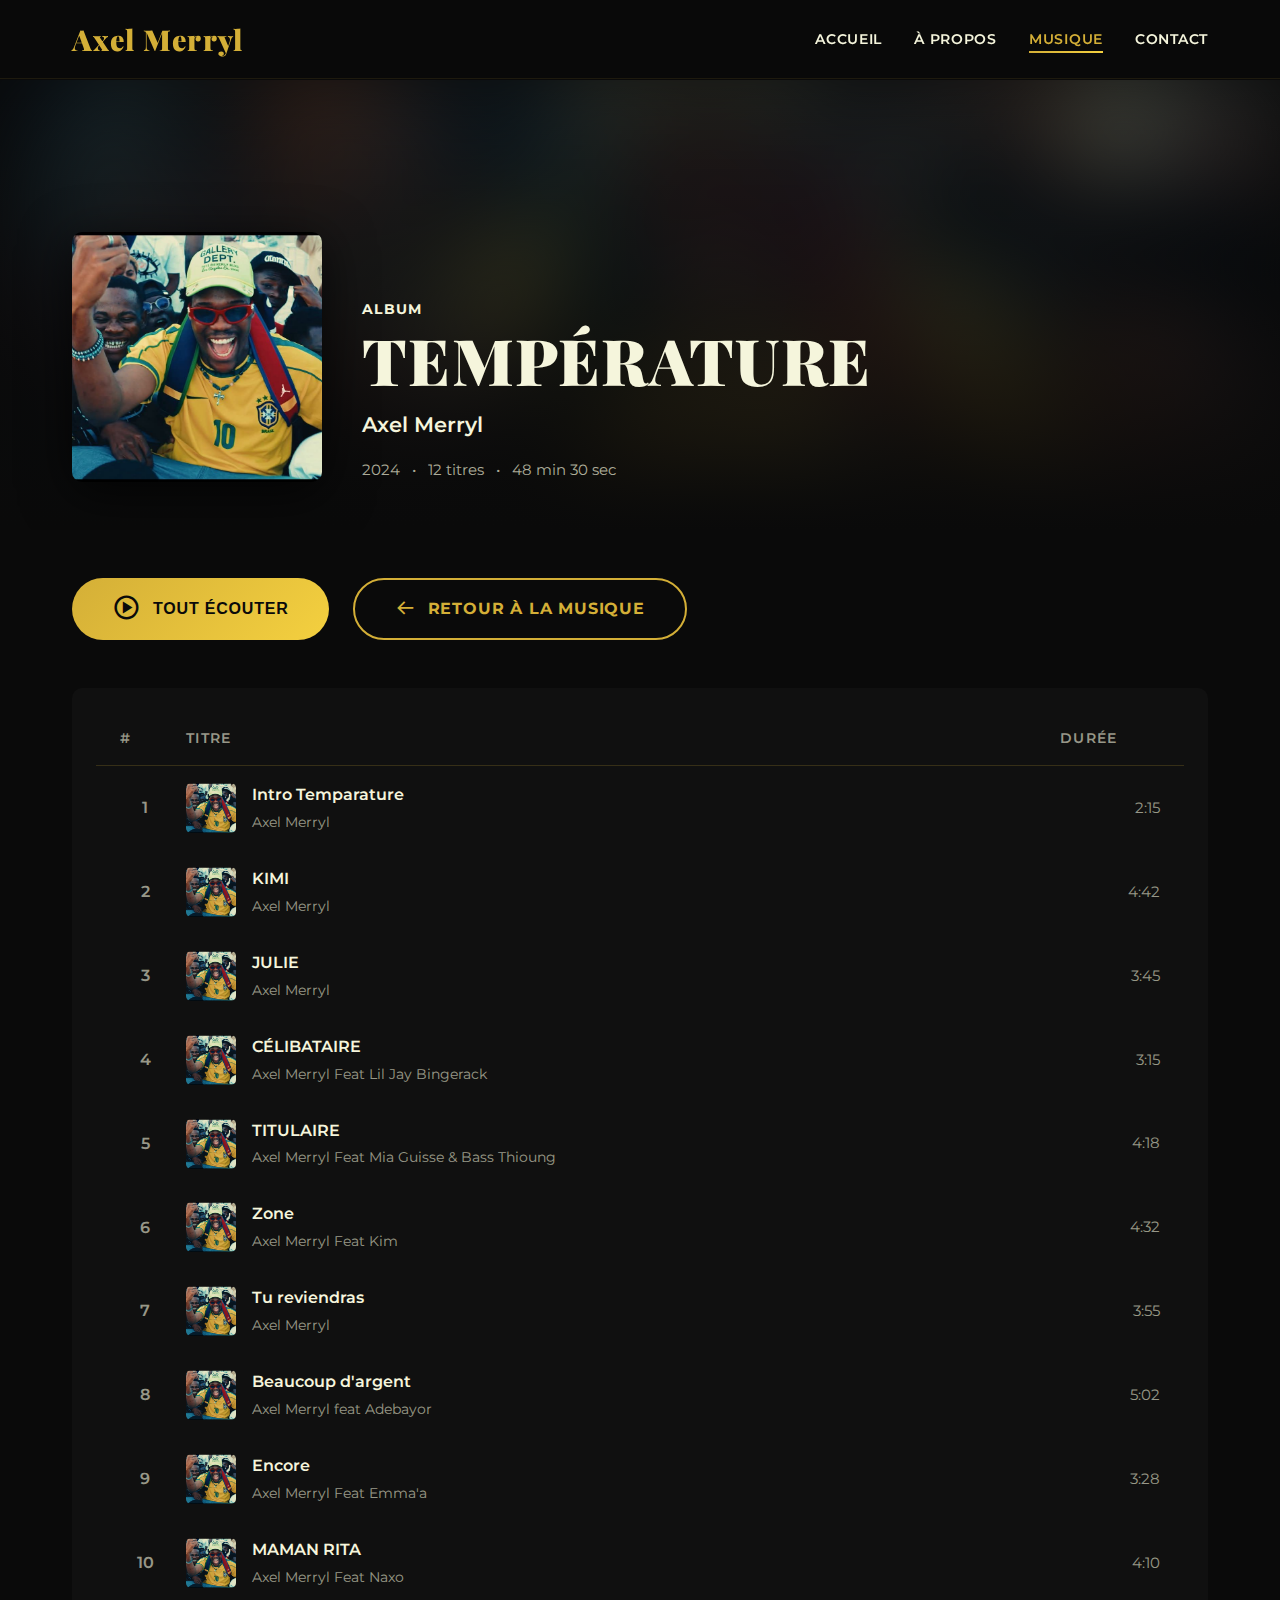
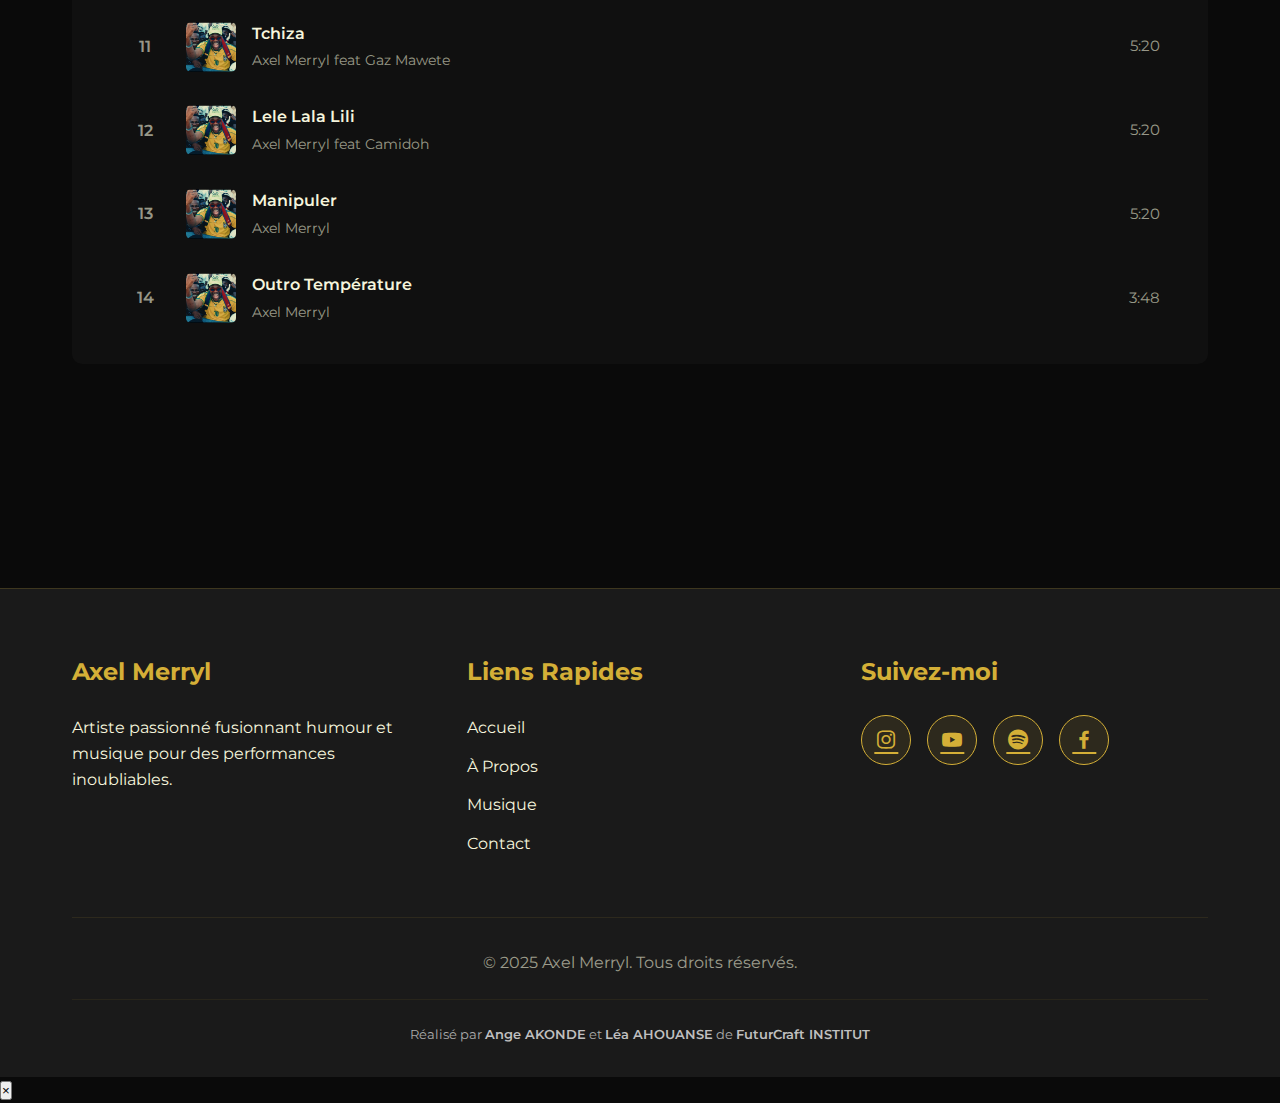
<file: temperature-album.html>
<!DOCTYPE html>
<html lang="fr">
    <head>
        <meta charset="UTF-8" />
        <meta name="viewport" content="width=device-width, initial-scale=1.0" />
        <title>TEMPÉRATURE - Album - Axel Merryl</title>
        <link rel="stylesheet" href="css/style.css" />
        <link rel="stylesheet" href="css/mobile-fix.css" />
        <link rel="preconnect" href="https://fonts.googleapis.com" />
        <link rel="preconnect" href="https://fonts.gstatic.com" crossorigin />
        <link
            href="https://fonts.googleapis.com/css2?family=Montserrat:wght@300;400;600;700;900&family=Playfair+Display:wght@700;900&display=swap"
            rel="stylesheet" />
        <link
            href="https://unpkg.com/boxicons@2.1.4/css/boxicons.min.css"
            rel="stylesheet" />
    </head>
    <body>
        <header class="main-header">
            <div class="container">
                <nav class="main-nav">
                    <a href="index.html" class="logo">
                        <span class="logo-text">Axel Merryl</span>
                    </a>
                    <button class="mobile-menu-toggle" aria-label="Toggle menu">
                        <span></span>
                        <span></span>
                        <span></span>
                    </button>
                    <ul class="nav-menu">
                        <li>
                            <a href="index.html" class="nav-link">Accueil</a>
                        </li>
                        <li>
                            <a href="about.html" class="nav-link">À Propos</a>
                        </li>
                        <li>
                            <a href="music.html" class="nav-link active"
                                >Musique</a
                            >
                        </li>
                        <li>
                            <a href="contact.html" class="nav-link">Contact</a>
                        </li>
                    </ul>
                </nav>
            </div>
        </header>

        <section class="album-playlist-hero">
            <div class="album-playlist-bg">
                <img
                    src="attached_assets/stock_images/1.jpeg"
                    alt="TEMPÉRATURE" />
            </div>
            <div class="album-playlist-hero-content">
                <div class="container">
                    <div class="album-playlist-header">
                        <div class="album-playlist-cover">
                            <img
                                src="attached_assets/stock_images/1.jpeg"
                                alt="TEMPÉRATURE - Axel Merryl" />
                        </div>
                        <div class="album-playlist-meta">
                            <span class="album-type">ALBUM</span>
                            <h1 class="album-playlist-title">TEMPÉRATURE</h1>
                            <p class="album-playlist-artist">Axel Merryl</p>
                            <div class="album-playlist-stats">
                                <span>2024</span>
                                <span>•</span>
                                <span>12 titres</span>
                                <span>•</span>
                                <span>48 min 30 sec</span>
                            </div>
                        </div>
                    </div>
                </div>
            </div>
        </section>

        <section class="album-playlist-tracks">
            <div class="container">
                <div class="playlist-actions">
                    <button class="play-all-btn">
                        <i class="bx bx-play-circle"></i>
                        <span>Tout écouter</span>
                    </button>
                    <a href="music.html" class="back-to-music-btn">
                        <i class="bx bx-arrow-back"></i>
                        <span>Retour à la musique</span>
                    </a>
                </div>

                <div class="spotify-playlist">
                    <div class="playlist-header-row">
                        <span class="track-num">#</span>
                        <span class="track-title-col">TITRE</span>
                        <span class="track-duration-col">DURÉE</span>
                    </div>

                    <div class="playlist-track" data-track="1">
                        <span class="track-num">1</span>
                        <button class="track-play-btn-spotify">
                            <i class="bx bx-play"></i>
                        </button>
                        <div class="track-info-spotify">
                            <div class="track-cover-mini">
                                <img
                                    src="attached_assets/stock_images/1.jpeg"
                                    alt="TEMPÉRATURE" />
                            </div>
                            <div class="track-details">
                                <div class="track-name-spotify">
                                    Intro Temparature
                                </div>
                                <div class="track-artist-spotify">
                                    Axel Merryl
                                </div>
                            </div>
                        </div>
                        <span class="track-duration-spotify">2:15</span>
                    </div>

                    <div class="playlist-track" data-track="2">
                        <span class="track-num">2</span>
                        <button class="track-play-btn-spotify">
                            <i class="bx bx-play"></i>
                        </button>
                        <div class="track-info-spotify">
                            <div class="track-cover-mini">
                                <img
                                    src="attached_assets/stock_images/1.jpeg"
                                    alt="TEMPÉRATURE" />
                            </div>
                            <div class="track-details">
                                <div class="track-name-spotify">KIMI</div>
                                <div class="track-artist-spotify">
                                    Axel Merryl
                                </div>
                            </div>
                        </div>
                        <span class="track-duration-spotify">4:42</span>
                    </div>

                    <div class="playlist-track" data-track="3">
                        <span class="track-num">3</span>
                        <button class="track-play-btn-spotify">
                            <i class="bx bx-play"></i>
                        </button>
                        <div class="track-info-spotify">
                            <div class="track-cover-mini">
                                <img
                                    src="attached_assets/stock_images/1.jpeg"
                                    alt="TEMPÉRATURE" />
                            </div>
                            <div class="track-details">
                                <div class="track-name-spotify">JULIE</div>
                                <div class="track-artist-spotify">
                                    Axel Merryl
                                </div>
                            </div>
                        </div>
                        <span class="track-duration-spotify">3:45</span>
                    </div>

                    <div class="playlist-track" data-track="4" data-spotify-url="https://open.spotify.com/track/17EXh7THykrXZPNKavyBVJ">
                        <span class="track-num">4</span>
                        <button class="track-play-btn-spotify">
                            <i class="bx bx-play"></i>
                        </button>
                        <div class="track-info-spotify">
                            <div class="track-cover-mini">
                                <img
                                    src="attached_assets/stock_images/1.jpeg"
                                    alt="TEMPÉRATURE" />
                            </div>
                            <div class="track-details">
                                <div class="track-name-spotify">
                                    CÉLIBATAIRE
                                </div>
                                <div class="track-artist-spotify">
                                    Axel Merryl Feat Lil Jay Bingerack
                                </div>
                            </div>
                        </div>
                        <span class="track-duration-spotify">3:15</span>
                    </div>

                    <div class="playlist-track" data-track="5">
                        <span class="track-num">5</span>
                        <button class="track-play-btn-spotify">
                            <i class="bx bx-play"></i>
                        </button>
                        <div class="track-info-spotify">
                            <div class="track-cover-mini">
                                <img
                                    src="attached_assets/stock_images/1.jpeg"
                                    alt="TEMPÉRATURE" />
                            </div>
                            <div class="track-details">
                                <div class="track-name-spotify">TITULAIRE</div>
                                <div class="track-artist-spotify">
                                    Axel Merryl Feat Mia Guisse & Bass Thioung
                                </div>
                            </div>
                        </div>
                        <span class="track-duration-spotify">4:18</span>
                    </div>

                    <div class="playlist-track" data-track="6">
                        <span class="track-num">6</span>
                        <button class="track-play-btn-spotify">
                            <i class="bx bx-play"></i>
                        </button>
                        <div class="track-info-spotify">
                            <div class="track-cover-mini">
                                <img
                                    src="attached_assets/stock_images/1.jpeg"
                                    alt="TEMPÉRATURE" />
                            </div>
                            <div class="track-details">
                                <div class="track-name-spotify">Zone</div>
                                <div class="track-artist-spotify">
                                    Axel Merryl Feat Kim
                                </div>
                            </div>
                        </div>
                        <span class="track-duration-spotify">4:32</span>
                    </div>

                    <div class="playlist-track" data-track="7">
                        <span class="track-num">7</span>
                        <button class="track-play-btn-spotify">
                            <i class="bx bx-play"></i>
                        </button>
                        <div class="track-info-spotify">
                            <div class="track-cover-mini">
                                <img
                                    src="attached_assets/stock_images/1.jpeg"
                                    alt="TEMPÉRATURE" />
                            </div>
                            <div class="track-details">
                                <div class="track-name-spotify">
                                    Tu reviendras
                                </div>
                                <div class="track-artist-spotify">
                                    Axel Merryl
                                </div>
                            </div>
                        </div>
                        <span class="track-duration-spotify">3:55</span>
                    </div>

                    <div class="playlist-track" data-track="8">
                        <span class="track-num">8</span>
                        <button class="track-play-btn-spotify">
                            <i class="bx bx-play"></i>
                        </button>
                        <div class="track-info-spotify">
                            <div class="track-cover-mini">
                                <img
                                    src="attached_assets/stock_images/1.jpeg"
                                    alt="TEMPÉRATURE" />
                            </div>
                            <div class="track-details">
                                <div class="track-name-spotify">
                                    Beaucoup d'argent
                                </div>
                                <div class="track-artist-spotify">
                                    Axel Merryl feat Adebayor
                                </div>
                            </div>
                        </div>
                        <span class="track-duration-spotify">5:02</span>
                    </div>

                    <div class="playlist-track" data-track="9">
                        <span class="track-num">9</span>
                        <button class="track-play-btn-spotify">
                            <i class="bx bx-play"></i>
                        </button>
                        <div class="track-info-spotify">
                            <div class="track-cover-mini">
                                <img
                                    src="attached_assets/stock_images/1.jpeg"
                                    alt="TEMPÉRATURE" />
                            </div>
                            <div class="track-details">
                                <div class="track-name-spotify">Encore</div>
                                <div class="track-artist-spotify">
                                    Axel Merryl Feat Emma'a
                                </div>
                            </div>
                        </div>
                        <span class="track-duration-spotify">3:28</span>
                    </div>

                    <div class="playlist-track" data-track="10">
                        <span class="track-num">10</span>
                        <button class="track-play-btn-spotify">
                            <i class="bx bx-play"></i>
                        </button>
                        <div class="track-info-spotify">
                            <div class="track-cover-mini">
                                <img
                                    src="attached_assets/stock_images/1.jpeg"
                                    alt="TEMPÉRATURE" />
                            </div>
                            <div class="track-details">
                                <div class="track-name-spotify">MAMAN RITA</div>
                                <div class="track-artist-spotify">
                                    Axel Merryl Feat Naxo
                                </div>
                            </div>
                        </div>
                        <span class="track-duration-spotify">4:10</span>
                    </div>

                    <div class="playlist-track" data-track="11">
                        <span class="track-num">11</span>
                        <button class="track-play-btn-spotify">
                            <i class="bx bx-play"></i>
                        </button>
                        <div class="track-info-spotify">
                            <div class="track-cover-mini">
                                <img
                                    src="attached_assets/stock_images/1.jpeg"
                                    alt="TEMPÉRATURE" />
                            </div>
                            <div class="track-details">
                                <div class="track-name-spotify">Tchiza</div>
                                <div class="track-artist-spotify">
                                    Axel Merryl feat Gaz Mawete
                                </div>
                            </div>
                        </div>
                        <span class="track-duration-spotify">5:20</span>
                    </div>

                    <div class="playlist-track" data-track="11">
                        <span class="track-num">12</span>
                        <button class="track-play-btn-spotify">
                            <i class="bx bx-play"></i>
                        </button>
                        <div class="track-info-spotify">
                            <div class="track-cover-mini">
                                <img
                                    src="attached_assets/stock_images/1.jpeg"
                                    alt="TEMPÉRATURE" />
                            </div>
                            <div class="track-details">
                                <div class="track-name-spotify">
                                    Lele Lala Lili
                                </div>
                                <div class="track-artist-spotify">
                                    Axel Merryl feat Camidoh
                                </div>
                            </div>
                        </div>
                        <span class="track-duration-spotify">5:20</span>
                    </div>

                    <div class="playlist-track" data-track="11">
                        <span class="track-num">13</span>
                        <button class="track-play-btn-spotify">
                            <i class="bx bx-play"></i>
                        </button>
                        <div class="track-info-spotify">
                            <div class="track-cover-mini">
                                <img
                                    src="attached_assets/stock_images/1.jpeg"
                                    alt="TEMPÉRATURE" />
                            </div>
                            <div class="track-details">
                                <div class="track-name-spotify">Manipuler</div>
                                <div class="track-artist-spotify">
                                    Axel Merryl
                                </div>
                            </div>
                        </div>
                        <span class="track-duration-spotify">5:20</span>
                    </div>

                    <div class="playlist-track" data-track="12">
                        <span class="track-num">14</span>
                        <button class="track-play-btn-spotify">
                            <i class="bx bx-play"></i>
                        </button>
                        <div class="track-info-spotify">
                            <div class="track-cover-mini">
                                <img
                                    src="attached_assets/stock_images/1.jpeg"
                                    alt="TEMPÉRATURE" />
                            </div>
                            <div class="track-details">
                                <div class="track-name-spotify">
                                    Outro Température
                                </div>
                                <div class="track-artist-spotify">
                                    Axel Merryl
                                </div>
                            </div>
                        </div>
                        <span class="track-duration-spotify">3:48</span>
                    </div>
                </div>
            </div>
        </section>

        <footer id="footer" class="footer">
            <div class="container">
                <div class="footer-content">
                    <div class="footer-section">
                        <h3>Axel Merryl</h3>
                        <p>
                            Artiste passionné fusionnant humour et musique pour
                            des performances inoubliables.
                        </p>
                    </div>
                    <div class="footer-section">
                        <h3>Liens Rapides</h3>
                        <ul class="footer-links">
                            <li><a href="index.html">Accueil</a></li>
                            <li><a href="about.html">À Propos</a></li>
                            <li><a href="music.html">Musique</a></li>
                            <li><a href="contact.html">Contact</a></li>
                        </ul>
                    </div>
                    <div class="footer-section">
                        <h3>Suivez-moi</h3>
                        <div class="social-links">
                            <a
                                href="https://www.instagram.com/axelmerryl?igsh=c3piNWwzamw5enZ6"
                                class="social-link"
                                aria-label="Instagram">
                                <i class="bx bxl-instagram"></i>
                            </a>
                            <a
                                href="https://youtube.com/@axelmerrylvrai?si=18WHrdOqC_nLwfAW"
                                class="social-link"
                                aria-label="YouTube">
                                <i class="bx bxl-youtube"></i>
                            </a>
                            <a
                                href="https://open.spotify.com/artist/3G8Pa34BvtmFCVZeOkUJBq?si=MpZkXfzmQRWR4t5bq5CPAw"
                                class="social-link"
                                aria-label="Spotify">
                                <i class="bx bxl-spotify"></i>
                            </a>
                            <a
                                href="https://www.facebook.com/share/1KhvwpN1a6/"
                                class="social-link"
                                aria-label="Facebook">
                                <i class="bx bxl-facebook"></i>
                            </a>
                        </div>
                    </div>
                </div>
                <div class="footer-bottom">
                    <p>&copy; 2025 Axel Merryl. Tous droits réservés.</p>
                </div>
                <div class="footer-credit">
                    <p>
                        Réalisé par <strong>Ange AKONDE</strong> et
                        <strong>Léa AHOUANSE</strong> de
                        <strong>FuturCraft INSTITUT</strong>
                    </p>
                </div>
            </div>
        </footer>

        <div id="sticky-player" class="sticky-music-player">
            <button class="player-close-btn">&times;</button>
            <div id="player-iframe-container"></div>
        </div>

        <script src="js/script.js"></script>
    </body>
</html>
</file>
<file: css/style.css>
* {
    margin: 0;
    padding: 0;
    box-sizing: border-box;
}

:root {
    --color-dark: #0a0a0a;
    --color-anthracite: #1a1a1a;
    --color-gold: #d4af37;
    --color-yellow: #f4d03f;
    --color-warm-white: #f5f5dc;
    --color-overlay: rgba(10, 10, 10, 0.7);
    --transition-smooth: all 0.4s cubic-bezier(0.4, 0, 0.2, 1);
}

html {
    scroll-behavior: smooth;
}

body {
    font-family: 'Montserrat', sans-serif;
    background-color: var(--color-dark);
    color: var(--color-warm-white);
    line-height: 1.6;
    overflow-x: hidden;
    padding-top: 80px;
}

.container {
    max-width: 1200px;
    margin: 0 auto;
    padding: 0 2rem;
}

.container-full {
    width: 100%;
    padding: 0 2rem;
}

.hero-section {
    position: relative;
    height: 100vh;
    display: flex;
    align-items: center;
    justify-content: center;
    overflow: hidden;
}

.hero-image {
    position: absolute;
    top: 0;
    left: 0;
    width: 100%;
    height: 100%;
    background-size: cover;
    background-position: center;
    background-repeat: no-repeat;
}

.hero-image img {
    width: 100%;
    height: 100%;
    object-fit: cover;
}

.parallax-bg {
    will-change: transform;
}

.hero-overlay {
    position: absolute;
    top: 0;
    left: 0;
    width: 100%;
    height: 100%;
    background: linear-gradient(
        135deg,
        rgba(10, 10, 10, 0.8) 0%,
        rgba(26, 26, 26, 0.6) 100%
    );
}

.hero-content {
    position: relative;
    z-index: 2;
    text-align: center;
    padding: 2rem;
}

.hero-title {
    font-family: 'Playfair Display', serif;
    font-size: clamp(3rem, 10vw, 8rem);
    font-weight: 900;
    color: var(--color-gold);
    text-transform: uppercase;
    letter-spacing: 0.1em;
    margin-bottom: 1rem;
    text-shadow: 0 4px 20px rgba(212, 175, 55, 0.5);
}

.hero-subtitle {
    font-size: clamp(1.2rem, 3vw, 2rem);
    font-weight: 300;
    color: var(--color-warm-white);
    letter-spacing: 0.3em;
    margin-bottom: 3rem;
    text-transform: uppercase;
}

.cta-button {
    display: inline-block;
    padding: 1rem 3rem;
    background: linear-gradient(
        135deg,
        var(--color-gold) 0%,
        var(--color-yellow) 100%
    );
    color: var(--color-dark);
    text-decoration: none;
    font-weight: 700;
    font-size: 1.1rem;
    text-transform: uppercase;
    letter-spacing: 0.1em;
    border-radius: 50px;
    transition: var(--transition-smooth);
    box-shadow: 0 4px 20px rgba(212, 175, 55, 0.4);
}

.cta-button:hover {
    transform: translateY(-3px);
    box-shadow: 0 8px 30px rgba(212, 175, 55, 0.6);
}

.hero-buttons {
    display: flex;
    gap: 1.5rem;
    justify-content: center;
    flex-wrap: wrap;
}

.cta-button-secondary {
    display: inline-block;
    padding: 0.8rem 2rem;
    background: transparent;
    border: 2px solid var(--color-gold);
    color: var(--color-gold);
    text-decoration: none;
    font-weight: 700;
    text-transform: uppercase;
    letter-spacing: 0.1em;
    border-radius: 50px;
    transition: var(--transition-smooth);
    margin-top: 1rem;
}

.cta-button-secondary:hover {
    background: linear-gradient(135deg, var(--color-gold), var(--color-yellow));
    color: var(--color-dark);
}

.text-center {
    text-align: center;
}

.main-header {
    position: fixed;
    top: 0;
    left: 0;
    width: 100%;
    background: rgba(10, 10, 10, 0.95);
    backdrop-filter: blur(10px);
    border-bottom: 1px solid rgba(212, 175, 55, 0.1);
    z-index: 1000;
    transition: var(--transition-smooth);
}

.main-nav {
    display: flex;
    justify-content: space-between;
    align-items: center;
    padding: 1rem 0;
}

.logo {
    text-decoration: none;
}

.logo-text {
    font-family: 'Playfair Display', serif;
    font-size: 1.8rem;
    font-weight: 900;
    color: var(--color-gold);
    letter-spacing: 0.05em;
}

.nav-menu {
    display: flex;
    list-style: none;
    gap: 2rem;
    margin: 0;
}

.nav-link {
    color: var(--color-warm-white);
    text-decoration: none;
    font-weight: 600;
    text-transform: uppercase;
    font-size: 0.9rem;
    letter-spacing: 0.05em;
    transition: var(--transition-smooth);
    position: relative;
}

.nav-link::after {
    content: '';
    position: absolute;
    bottom: -5px;
    left: 0;
    width: 0;
    height: 2px;
    background: linear-gradient(90deg, var(--color-gold), var(--color-yellow));
    transition: var(--transition-smooth);
}

.nav-link:hover,
.nav-link.active {
    color: var(--color-gold);
}

.nav-link:hover::after,
.nav-link.active::after {
    width: 100%;
}

.mobile-menu-toggle {
    display: none;
    flex-direction: column;
    gap: 4px;
    background: none;
    border: none;
    cursor: pointer;
    padding: 0.5rem;
}

.mobile-menu-toggle span {
    width: 25px;
    height: 3px;
    background: var(--color-gold);
    border-radius: 2px;
    transition: var(--transition-smooth);
}

.scroll-indicator {
    position: absolute;
    bottom: 2rem;
    left: 50%;
    transform: translateX(-50%);
    z-index: 2;
}

.scroll-indicator span {
    display: block;
    width: 30px;
    height: 50px;
    border: 2px solid var(--color-gold);
    border-radius: 25px;
    position: relative;
}

.scroll-indicator span::before {
    content: '';
    position: absolute;
    top: 10px;
    left: 50%;
    width: 6px;
    height: 6px;
    background: var(--color-gold);
    border-radius: 50%;
    transform: translateX(-50%);
    animation: scroll-down 2s infinite;
}

@keyframes scroll-down {
    0%,
    20% {
        transform: translateX(-50%) translateY(0);
        opacity: 1;
    }
    100% {
        transform: translateX(-50%) translateY(20px);
        opacity: 0;
    }
}

.bio-section,
.clips-section,
.events-section,
.gallery-section {
    padding: 8rem 0;
    position: relative;
}

.bio-section {
    background: linear-gradient(
        180deg,
        var(--color-dark) 0%,
        var(--color-anthracite) 100%
    );
}

.bio-grid {
    display: grid;
    grid-template-columns: 1fr 1fr;
    gap: 4rem;
    align-items: center;
}

.bio-image {
    position: relative;
    overflow: hidden;
    border-radius: 10px;
    box-shadow: 0 20px 60px rgba(212, 175, 55, 0.2);
}

.bio-image img {
    width: 100%;
    height: auto;
    display: block;
    transition: var(--transition-smooth);
}

.bio-image:hover img {
    transform: scale(1.05);
}

.section-title {
    font-family: 'Playfair Display', serif;
    font-size: clamp(2.5rem, 5vw, 4rem);
    font-weight: 900;
    color: var(--color-gold);
    margin-bottom: 2rem;
    position: relative;
    display: inline-block;
}

.section-title::after {
    content: '';
    position: absolute;
    bottom: -10px;
    left: 0;
    width: 60px;
    height: 4px;
    background: linear-gradient(90deg, var(--color-gold), var(--color-yellow));
}

.section-title.centered {
    display: block;
    text-align: center;
}

.section-title.centered::after {
    left: 50%;
    transform: translateX(-50%);
}

.bio-text {
    font-size: 1.1rem;
    line-height: 1.8;
}

.highlight-text {
    font-size: 1.4rem;
    font-style: italic;
    color: var(--color-gold);
    margin-bottom: 1.5rem;
    line-height: 1.6;
}

.clips-section {
    background: var(--color-anthracite);
}

.clips-grid {
    display: grid;
    grid-template-columns: repeat(auto-fit, minmax(280px, 1fr));
    gap: 2rem;
    margin-top: 4rem;
}

.clip-card {
    position: relative;
    height: 350px;
    border-radius: 10px;
    overflow: hidden;
    cursor: pointer;
    transition: var(--transition-smooth);
}

.clip-image {
    width: 100%;
    height: 100%;
    background-size: cover;
    background-position: center;
    transition: var(--transition-smooth);
}

.clip-image img {
    width: 100%;
    height: 100%;
    object-fit: cover;
}

.clip-overlay {
    position: absolute;
    top: 0;
    left: 0;
    width: 100%;
    height: 100%;
    background: rgba(10, 10, 10, 0.7);
    display: flex;
    flex-direction: column;
    align-items: center;
    justify-content: center;
    opacity: 0;
    transition: var(--transition-smooth);
}

.clip-card:hover .clip-overlay {
    opacity: 1;
}

.clip-card:hover .clip-image {
    transform: scale(1.1);
}

.play-icon {
    width: 80px;
    height: 80px;
    border-radius: 50%;
    background: linear-gradient(135deg, var(--color-gold), var(--color-yellow));
    display: flex;
    align-items: center;
    justify-content: center;
    font-size: 2rem;
    color: var(--color-dark);
    margin-bottom: 1rem;
    transition: var(--transition-smooth);
}

.clip-card:hover .play-icon {
    transform: scale(1.1);
}

.clip-title {
    color: var(--color-warm-white);
    font-size: 1.3rem;
    font-weight: 600;
    text-align: center;
}

.clip-link {
    padding: 1rem;
    background: var(--color-anthracite);
    text-align: center;
}

.clip-link a {
    display: inline-flex;
    align-items: center;
    gap: 0.5rem;
    color: var(--color-gold);
    text-decoration: none;
    font-weight: 600;
    font-size: 0.95rem;
    transition: var(--transition-smooth);
}

.clip-link a:hover {
    color: var(--color-yellow);
    transform: translateX(5px);
}

.clip-link i {
    font-size: 1.5rem;
}

.events-section {
    background: linear-gradient(
        180deg,
        var(--color-anthracite) 0%,
        var(--color-dark) 100%
    );
}

.events-list {
    margin-top: 4rem;
    display: flex;
    flex-direction: column;
    gap: 2rem;
}

.event-card {
    background: rgba(26, 26, 26, 0.8);
    border: 1px solid rgba(212, 175, 55, 0.2);
    border-radius: 10px;
    padding: 2rem;
    display: flex;
    align-items: center;
    gap: 2rem;
    transition: var(--transition-smooth);
}

.event-card:hover {
    transform: translateX(10px);
    border-color: var(--color-gold);
    box-shadow: 0 10px 40px rgba(212, 175, 55, 0.3);
}

.event-date {
    min-width: 100px;
    text-align: center;
    padding: 1rem;
    background: linear-gradient(135deg, var(--color-gold), var(--color-yellow));
    border-radius: 10px;
    color: var(--color-dark);
}

.date-day {
    display: block;
    font-size: 2.5rem;
    font-weight: 900;
    line-height: 1;
}

.date-month {
    display: block;
    font-size: 1rem;
    font-weight: 600;
    text-transform: uppercase;
    letter-spacing: 0.1em;
}

.event-info {
    flex: 1;
}

.event-venue {
    font-size: 1.5rem;
    font-weight: 700;
    color: var(--color-warm-white);
    margin-bottom: 0.5rem;
}

.event-time {
    color: var(--color-gold);
    font-size: 1.1rem;
}

.event-button {
    padding: 0.8rem 2rem;
    background: transparent;
    border: 2px solid var(--color-gold);
    color: var(--color-gold);
    text-decoration: none;
    font-weight: 700;
    text-transform: uppercase;
    border-radius: 50px;
    transition: var(--transition-smooth);
    white-space: nowrap;
}

.event-button:hover {
    background: linear-gradient(135deg, var(--color-gold), var(--color-yellow));
    color: var(--color-dark);
}

.gallery-section {
    background: var(--color-dark);
}

.gallery-grid {
    margin-top: 4rem;
    display: grid;
    grid-template-columns: repeat(auto-fit, minmax(300px, 1fr));
    gap: 1.5rem;
}

.gallery-item {
    position: relative;
    height: 300px;
    overflow: hidden;
    border-radius: 10px;
    cursor: pointer;
}

.gallery-item img {
    width: 100%;
    height: 100%;
    object-fit: cover;
    transition: var(--transition-smooth);
}

.gallery-overlay {
    position: absolute;
    top: 0;
    left: 0;
    width: 100%;
    height: 100%;
    background: linear-gradient(
        to top,
        rgba(10, 10, 10, 0.95) 0%,
        rgba(10, 10, 10, 0.3) 100%
    );
    display: flex;
    flex-direction: column;
    align-items: center;
    justify-content: flex-end;
    padding: 1.5rem;
    opacity: 1;
    transition: var(--transition-smooth);
}

.gallery-item:hover .gallery-overlay {
    background: linear-gradient(
        to top,
        rgba(10, 10, 10, 0.95) 0%,
        rgba(10, 10, 10, 0.6) 100%
    );
}

.gallery-item:hover img {
    transform: scale(1.1);
}

.gallery-caption {
    color: var(--color-warm-white);
    font-size: 1rem;
    font-weight: 600;
    text-align: center;
    margin-bottom: 0.5rem;
    z-index: 2;
}

.zoom-icon {
    font-size: 2rem;
    color: var(--color-gold);
    opacity: 0;
    transition: var(--transition-smooth);
    margin-bottom: 1rem;
}

.gallery-item:hover .zoom-icon {
    opacity: 1;
}

.testimonials-section {
    padding: 8rem 0 12rem 0;
    background: var(--color-dark);
    overflow: hidden;
}

.testimonials-slider {
    position: relative;
    max-width: 900px;
    margin: 4rem auto 0;
    padding: 0 4rem;
}

.testimonials-track {
    display: flex;
    transition: transform 0.6s ease-in-out;
}

.testimonial-card {
    min-width: 100%;
    padding: 3rem;
    background: var(--color-anthracite);
    border-radius: 15px;
    border: 1px solid rgba(212, 175, 55, 0.2);
    text-align: center;
    box-sizing: border-box;
}

.testimonial-quote {
    font-size: 1.3rem;
    font-style: italic;
    color: var(--color-warm-white);
    line-height: 1.8;
    margin-bottom: 2rem;
    position: relative;
}

.testimonial-quote::before {
    content: '"';
    font-size: 4rem;
    color: var(--color-gold);
    position: absolute;
    top: -1.5rem;
    left: -1rem;
    opacity: 0.3;
}

.testimonial-author {
    font-weight: 700;
    color: var(--color-gold);
    font-size: 1.1rem;
    margin-bottom: 0.3rem;
}

.testimonial-role {
    color: rgba(245, 245, 220, 0.6);
    font-size: 0.95rem;
}

.testimonial-stars {
    color: var(--color-gold);
    font-size: 1.2rem;
    margin-bottom: 1.5rem;
}

.slider-nav {
    position: absolute;
    top: 50%;
    transform: translateY(-50%);
    background: rgba(212, 175, 55, 0.2);
    border: 2px solid var(--color-gold);
    color: var(--color-gold);
    width: 50px;
    height: 50px;
    border-radius: 50%;
    display: flex;
    align-items: center;
    justify-content: center;
    cursor: pointer;
    transition: var(--transition-smooth);
    font-size: 1.5rem;
    z-index: 10;
}

.slider-nav:hover {
    background: var(--color-gold);
    color: var(--color-dark);
}

.slider-nav.prev {
    left: 0;
}

.slider-nav.next {
    right: 0;
}

.slider-dots {
    display: none;
    justify-content: center;
    gap: 0.8rem;
    margin-top: 2rem;
}

.slider-dot {
    width: 12px;
    height: 12px;
    border-radius: 50%;
    background: rgba(212, 175, 55, 0.3);
    cursor: pointer;
    transition: var(--transition-smooth);
}

.slider-dot.active {
    background: var(--color-gold);
    transform: scale(1.3);
}

.footer {
    margin-top: 6rem;
    background: var(--color-anthracite);
    padding: 4rem 0 2rem;
    border-top: 1px solid rgba(212, 175, 55, 0.2);
}

.footer-content {
    display: grid;
    grid-template-columns: repeat(auto-fit, minmax(250px, 1fr));
    gap: 3rem;
    margin-bottom: 3rem;
}

.footer h3 {
    color: var(--color-gold);
    font-size: 1.5rem;
    margin-bottom: 1.5rem;
}

.social-links {
    display: flex;
    gap: 1rem;
}

.social-link {
    width: 50px;
    height: 50px;
    background: rgba(212, 175, 55, 0.1);
    border: 1px solid var(--color-gold);
    border-radius: 50%;
    display: flex;
    align-items: center;
    justify-content: center;
    color: var(--color-gold);
    transition: var(--transition-smooth);
}

.social-link i {
    font-size: 24px;
}

.social-link:hover {
    background: linear-gradient(135deg, var(--color-gold), var(--color-yellow));
    color: var(--color-dark);
    transform: translateY(-5px);
}

.footer-contact a {
    color: var(--color-gold);
    text-decoration: none;
    transition: var(--transition-smooth);
}

.footer-contact a:hover {
    color: var(--color-yellow);
}

.footer-bottom {
    text-align: center;
    padding-top: 2rem;
    border-top: 1px solid rgba(212, 175, 55, 0.1);
    color: rgba(245, 245, 220, 0.6);
}

.lightbox {
    display: none;
    position: fixed;
    z-index: 1000;
    top: 0;
    left: 0;
    width: 100%;
    height: 100%;
    background: rgba(0, 0, 0, 0.95);
    align-items: center;
    justify-content: center;
}

.lightbox.active {
    display: flex;
}

.lightbox-image {
    max-width: 90%;
    max-height: 90%;
    object-fit: contain;
}

.lightbox-close {
    position: absolute;
    top: 2rem;
    right: 2rem;
    font-size: 3rem;
    color: var(--color-gold);
    cursor: pointer;
    transition: var(--transition-smooth);
}

.lightbox-close:hover {
    color: var(--color-yellow);
}

.lightbox-prev,
.lightbox-next {
    position: absolute;
    top: 50%;
    transform: translateY(-50%);
    font-size: 3rem;
    color: var(--color-gold);
    cursor: pointer;
    padding: 1rem;
    transition: var(--transition-smooth);
    user-select: none;
}

.lightbox-prev {
    left: 2rem;
}

.lightbox-next {
    right: 2rem;
}

.lightbox-prev:hover,
.lightbox-next:hover {
    color: var(--color-yellow);
}

.fade-in {
    animation: fadeIn 1.5s ease-in;
}

@keyframes fadeIn {
    from {
        opacity: 0;
        transform: translateY(30px);
    }
    to {
        opacity: 1;
        transform: translateY(0);
    }
}

.fade-in-scroll {
    opacity: 0;
    transform: translateY(50px);
    transition: opacity 0.8s ease-out, transform 0.8s ease-out;
}

.fade-in-scroll.visible {
    opacity: 1;
    transform: translateY(0);
}

.page-hero {
    position: relative;
    height: 50vh;
    min-height: 400px;
    display: flex;
    align-items: center;
    justify-content: center;
    background: linear-gradient(
        135deg,
        var(--color-dark) 0%,
        var(--color-anthracite) 100%
    );
    background-size: cover;
    background-position: center;
    background-repeat: no-repeat;
    border-bottom: 2px solid rgba(212, 175, 55, 0.2);
    overflow: hidden;
}

.page-hero-overlay {
    position: absolute;
    top: 0;
    left: 0;
    width: 100%;
    height: 100%;
    background: linear-gradient(
        135deg,
        rgba(10, 10, 10, 0.8) 0%,
        rgba(26, 26, 26, 0.7) 100%
    );
}

.page-hero-content {
    position: relative;
    z-index: 2;
    text-align: center;
}

.page-title {
    font-family: 'Playfair Display', serif;
    font-size: clamp(3rem, 7vw, 5rem);
    font-weight: 900;
    color: var(--color-gold);
    text-transform: uppercase;
    letter-spacing: 0.1em;
    margin-bottom: 1rem;
}

.page-subtitle {
    font-size: clamp(1rem, 2vw, 1.3rem);
    font-weight: 300;
    color: var(--color-warm-white);
    letter-spacing: 0.15em;
}

.about-bio {
    padding: 6rem 0;
    background: var(--color-anthracite);
}

.about-bio-grid {
    display: grid;
    grid-template-columns: 1fr 1.5fr;
    gap: 4rem;
    align-items: start;
}

.about-bio-image {
    position: sticky;
    top: 100px;
}

.about-bio-image img {
    width: 100%;
    border-radius: 10px;
    box-shadow: 0 20px 60px rgba(212, 175, 55, 0.2);
}

.qualities-section {
    padding: 6rem 0;
    background: var(--color-dark);
}

.qualities-grid {
    display: grid;
    grid-template-columns: repeat(auto-fit, minmax(300px, 1fr));
    gap: 2rem;
    margin-top: 4rem;
}

.quality-card {
    background: var(--color-anthracite);
    border: 1px solid rgba(212, 175, 55, 0.1);
    border-radius: 10px;
    padding: 2rem;
    text-align: center;
    transition: var(--transition-smooth);
}

.quality-card:hover {
    transform: translateY(-10px);
    border-color: var(--color-gold);
    box-shadow: 0 10px 40px rgba(212, 175, 55, 0.2);
}

.quality-icon {
    font-size: 3rem;
    margin-bottom: 1rem;
}

.quality-card h3 {
    color: var(--color-gold);
    font-size: 1.3rem;
    margin-bottom: 1rem;
}

.blog-section {
    padding: 6rem 0;
    background: var(--color-anthracite);
}

.blog-grid {
    display: grid;
    grid-template-columns: repeat(auto-fit, minmax(350px, 1fr));
    gap: 2rem;
    margin-top: 4rem;
}

.blog-card {
    background: var(--color-dark);
    border-radius: 10px;
    overflow: hidden;
    transition: var(--transition-smooth);
}

.blog-card:hover {
    transform: translateY(-5px);
    box-shadow: 0 10px 40px rgba(212, 175, 55, 0.3);
}

.blog-image {
    height: 250px;
    background-size: cover;
    background-position: center;
}

.blog-content {
    padding: 2rem;
}

.blog-date {
    color: var(--color-gold);
    font-size: 0.9rem;
    font-weight: 600;
    letter-spacing: 0.1em;
}

.blog-title {
    color: var(--color-warm-white);
    font-size: 1.4rem;
    font-weight: 700;
    margin: 1rem 0;
    line-height: 1.4;
}

.blog-excerpt {
    color: rgba(245, 245, 220, 0.8);
    line-height: 1.8;
    margin-bottom: 1rem;
}

.blog-link {
    color: var(--color-gold);
    text-decoration: none;
    font-weight: 600;
    transition: var(--transition-smooth);
}

.blog-link:hover {
    color: var(--color-yellow);
}

.discography-section {
    padding: 6rem 0;
    background: var(--color-anthracite);
}

.albums-grid {
    display: grid;
    grid-template-columns: repeat(auto-fit, minmax(300px, 1fr));
    gap: 3rem;
    margin-top: 4rem;
}

.album-card {
    background: var(--color-dark);
    border-radius: 10px;
    overflow: hidden;
    transition: var(--transition-smooth);
}

.album-card:hover {
    transform: translateY(-10px);
    box-shadow: 0 15px 50px rgba(212, 175, 55, 0.3);
}

.album-cover {
    position: relative;
    aspect-ratio: 1;
    overflow: hidden;
}

.album-cover img {
    width: 100%;
    height: 100%;
    object-fit: cover;
}

.album-overlay {
    position: absolute;
    top: 0;
    left: 0;
    width: 100%;
    height: 100%;
    background: rgba(10, 10, 10, 0.8);
    display: flex;
    align-items: center;
    justify-content: center;
    opacity: 0;
    transition: var(--transition-smooth);
}

.album-card:hover .album-overlay {
    opacity: 1;
}

.play-button-large {
    width: 80px;
    height: 80px;
    border-radius: 50%;
    background: linear-gradient(135deg, var(--color-gold), var(--color-yellow));
    border: none;
    color: var(--color-dark);
    font-size: 2rem;
    cursor: pointer;
    transition: var(--transition-smooth);
    display: flex;
    text-decoration: none;
    text-align: center;
    justify-content: center;
    align-items: center;
}

.play-button-large:hover {
    transform: scale(1.1);
}

.album-info {
    padding: 1.5rem;
}

.album-title {
    font-size: 1.5rem;
    font-weight: 700;
    color: var(--color-warm-white);
    margin-bottom: 0.5rem;
}

.album-meta {
    color: var(--color-gold);
    font-size: 0.9rem;
    margin-bottom: 0.5rem;
}

.album-details {
    color: rgba(245, 245, 220, 0.6);
    font-size: 0.9rem;
}

.player-section {
    padding: 6rem 0;
    background: var(--color-dark);
}

.music-player {
    background: var(--color-anthracite);
    border-radius: 15px;
    overflow: hidden;
    margin-top: 4rem;
    box-shadow: 0 20px 60px rgba(0, 0, 0, 0.5);
}

.player-header {
    padding: 2rem;
    background: linear-gradient(
        135deg,
        rgba(212, 175, 55, 0.1),
        rgba(244, 208, 63, 0.05)
    );
    border-bottom: 1px solid rgba(212, 175, 55, 0.2);
}

.now-playing-info {
    display: flex;
    align-items: center;
    gap: 1.5rem;
}

.now-playing-cover {
    width: 80px;
    height: 80px;
    border-radius: 8px;
    overflow: hidden;
}

.now-playing-cover img {
    width: 100%;
    height: 100%;
    object-fit: cover;
}

.track-name {
    font-size: 1.3rem;
    font-weight: 700;
    color: var(--color-warm-white);
    margin-bottom: 0.3rem;
}

.artist-name {
    color: var(--color-gold);
    font-size: 1rem;
}

.playlist {
    max-height: 500px;
    overflow-y: auto;
}

.track-item {
    display: grid;
    grid-template-columns: 40px 40px 1fr auto;
    gap: 1rem;
    align-items: center;
    padding: 1rem 2rem;
    border-bottom: 1px solid rgba(212, 175, 55, 0.1);
    cursor: pointer;
    transition: var(--transition-smooth);
}

.track-item:hover {
    background: rgba(212, 175, 55, 0.1);
}

.track-number {
    color: rgba(245, 245, 220, 0.5);
    font-size: 0.9rem;
    text-align: center;
}

.track-play-btn {
    width: 30px;
    height: 30px;
    border-radius: 50%;
    background: var(--color-gold);
    border: none;
    color: var(--color-dark);
    font-size: 0.8rem;
    cursor: pointer;
    opacity: 0;
    transition: var(--transition-smooth);
}

.track-item:hover .track-play-btn {
    opacity: 1;
}

.track-info-wrapper {
    display: flex;
    flex-direction: column;
}

.track-title-name {
    color: var(--color-warm-white);
    font-weight: 600;
    margin-bottom: 0.3rem;
}

.track-album-name {
    color: rgba(245, 245, 220, 0.6);
    font-size: 0.9rem;
}

.track-duration {
    color: rgba(245, 245, 220, 0.5);
    font-size: 0.9rem;
}

.streaming-section {
    padding: 6rem 0;
    background: var(--color-anthracite);
}

.streaming-platforms {
    display: flex;
    justify-content: center;
    flex-wrap: wrap;
    gap: 2rem;
    margin-top: 4rem;
}

.platform-link {
    display: flex;
    flex-direction: column;
    align-items: center;
    gap: 1rem;
    padding: 2rem;
    background: var(--color-dark);
    border: 2px solid rgba(212, 175, 55, 0.2);
    border-radius: 15px;
    color: var(--color-gold);
    text-decoration: none;
    transition: var(--transition-smooth);
    min-width: 150px;
}

.platform-link:hover {
    border-color: var(--color-gold);
    transform: translateY(-5px);
    box-shadow: 0 10px 30px rgba(212, 175, 55, 0.3);
}

.platform-link span {
    font-weight: 600;
}

.contact-section {
    padding: 6rem 0;
    background: var(--color-anthracite);
}

.contact-grid {
    display: grid;
    grid-template-columns: 1fr 1.2fr;
    gap: 4rem;
    margin-top: 3rem;
}

.contact-info {
    background: var(--color-dark);
    padding: 3rem;
    border-radius: 15px;
}

.contact-intro {
    font-size: 1.1rem;
    line-height: 1.8;
    margin-bottom: 2rem;
    color: rgba(245, 245, 220, 0.9);
}

.contact-methods {
    margin-bottom: 3rem;
}

.contact-method {
    display: flex;
    align-items: start;
    gap: 1.5rem;
    margin-bottom: 2rem;
}

.method-icon {
    font-size: 2rem;
    min-width: 50px;
}

.method-info h3 {
    color: var(--color-gold);
    font-size: 1.2rem;
    margin-bottom: 0.5rem;
}

.method-info a {
    color: var(--color-warm-white);
    text-decoration: none;
    transition: var(--transition-smooth);
}

.method-info a:hover {
    color: var(--color-gold);
}

.contact-social h3 {
    color: var(--color-gold);
    margin-bottom: 1rem;
}

.contact-form-container {
    background: var(--color-dark);
    padding: 3rem;
    border-radius: 15px;
}

.contact-form {
    margin-top: 2rem;
}

.form-group {
    margin-bottom: 1.5rem;
}

.form-group label {
    display: block;
    color: var(--color-gold);
    font-weight: 600;
    margin-bottom: 0.5rem;
}

.form-group input,
.form-group select,
.form-group textarea {
    width: 100%;
    padding: 1rem;
    background: var(--color-anthracite);
    border: 1px solid rgba(212, 175, 55, 0.2);
    border-radius: 8px;
    color: var(--color-warm-white);
    font-family: 'Montserrat', sans-serif;
    font-size: 1rem;
    transition: var(--transition-smooth);
}

.form-group input:focus,
.form-group select:focus,
.form-group textarea:focus {
    outline: none;
    border-color: var(--color-gold);
    box-shadow: 0 0 0 3px rgba(212, 175, 55, 0.1);
}

.submit-button {
    width: 100%;
    padding: 1.2rem 3rem;
    background: linear-gradient(135deg, var(--color-gold), var(--color-yellow));
    color: var(--color-dark);
    border: none;
    border-radius: 50px;
    font-weight: 700;
    font-size: 1.1rem;
    text-transform: uppercase;
    letter-spacing: 0.1em;
    cursor: pointer;
    transition: var(--transition-smooth);
}

.submit-button:hover {
    transform: translateY(-3px);
    box-shadow: 0 8px 30px rgba(212, 175, 55, 0.6);
}

.alert {
    padding: 1rem;
    border-radius: 8px;
    margin-bottom: 2rem;
}

.alert-success {
    background: rgba(76, 175, 80, 0.2);
    border: 1px solid rgba(76, 175, 80, 0.5);
    color: #4caf50;
}

.alert-error {
    background: rgba(244, 67, 54, 0.2);
    border: 1px solid rgba(244, 67, 54, 0.5);
    color: #f44336;
}

.footer-section {
    flex: 1;
    min-width: 250px;
}

.footer-links {
    list-style: none;
    padding: 0;
}

.footer-links li {
    margin-bottom: 0.8rem;
}

.footer-links a {
    color: var(--color-warm-white);
    text-decoration: none;
    transition: var(--transition-smooth);
}

.footer-links a:hover {
    color: var(--color-gold);
}

@media (max-width: 768px) {
    .container {
        padding: 0 1.5rem;
    }

    .mobile-menu-toggle {
        display: flex;
    }

    .mobile-menu-toggle.active span:nth-child(1) {
        transform: rotate(45deg) translate(5px, 5px);
    }

    .mobile-menu-toggle.active span:nth-child(2) {
        opacity: 0;
    }

    .mobile-menu-toggle.active span:nth-child(3) {
        transform: rotate(-45deg) translate(7px, -6px);
    }

    .nav-menu {
        position: fixed;
        top: 80px;
        left: -100%;
        width: 100%;
        height: calc(100vh - 80px);
        background: rgba(10, 10, 10, 0.98);
        flex-direction: column;
        padding: 2rem;
        transition: var(--transition-smooth);
        z-index: 999;
    }

    .nav-menu.active {
        left: 0;
    }

    .nav-link {
        font-size: 1.1rem;
        padding: 1rem 0;
    }

    .hero-title {
        font-size: 2rem;
    }

    .hero-subtitle {
        font-size: 0.85rem;
        letter-spacing: 0.15em;
    }

    .section-title {
        font-size: 1.8rem;
    }

    .page-title {
        font-size: 2rem;
    }

    .cta-button {
        padding: 0.7rem 1.5rem;
        font-size: 0.85rem;
    }

    .cta-button-secondary {
        padding: 0.6rem 1.2rem;
        font-size: 0.8rem;
    }

    .bio-text {
        font-size: 0.95rem;
    }

    .highlight-text {
        font-size: 1.1rem;
    }

    .bio-grid {
        grid-template-columns: 1fr;
        gap: 2rem;
    }

    .about-bio-grid {
        grid-template-columns: 1fr;
    }

    .about-bio-image {
        position: relative;
        top: 0;
    }

    .qualities-grid {
        grid-template-columns: 1fr;
    }

    .blog-grid {
        grid-template-columns: 1fr;
    }

    .albums-grid {
        grid-template-columns: 1fr;
    }

    .contact-grid {
        grid-template-columns: 1fr;
    }

    .streaming-platforms {
        flex-direction: column;
        align-items: center;
    }

    .track-item {
        grid-template-columns: 40px 1fr auto;
        padding: 1rem;
    }

    .track-play {
        display: none;
    }

    .clips-grid {
        grid-template-columns: 1fr;
    }

    .clip-title {
        font-size: 1.1rem;
    }

    .event-card {
        flex-direction: column;
        text-align: center;
        padding: 1.5rem;
    }

    .event-venue {
        font-size: 1.1rem;
    }

    .event-time {
        font-size: 0.9rem;
    }

    .event-button {
        padding: 0.6rem 1.2rem;
        font-size: 0.8rem;
    }

    .date-day {
        font-size: 1.8rem;
    }

    .date-month {
        font-size: 0.8rem;
    }

    .gallery-grid {
        grid-template-columns: 1fr;
    }

    .footer-content {
        grid-template-columns: 1fr;
        text-align: center;
    }

    .social-links {
        justify-content: center;
    }

    .footer h3 {
        font-size: 1.3rem;
    }

    .lightbox-prev,
    .lightbox-next {
        font-size: 2rem;
        padding: 0.5rem;
    }

    .lightbox-prev {
        left: 1rem;
    }

    .lightbox-next {
        right: 1rem;
    }

    .bio-section,
    .clips-section,
    .events-section,
    .gallery-section {
        padding: 4rem 0;
    }

    .submit-button {
        font-size: 1rem;
        padding: 1rem 2rem;
    }

    .testimonials-section {
        padding: 4rem 0;
    }

    .testimonials-slider {
        padding: 0 2.5rem;
    }

    .testimonial-card {
        padding: 2rem 1.5rem;
    }

    .testimonial-quote {
        font-size: 1rem;
    }

    .testimonial-author {
        font-size: 1rem;
    }

    .testimonial-role {
        font-size: 0.85rem;
    }

    .slider-nav {
        width: 40px;
        height: 40px;
        font-size: 1.2rem;
    }

    .testimonial-stars {
        font-size: 1rem;
    }
}

/* Latest Release Section Styles */
.latest-release-section {
    padding: 8rem 0;
    background: var(--color-anthracite);
}

.section-subtitle {
    text-align: center;
    font-size: 1.1rem;
    color: rgba(245, 245, 220, 0.8);
    margin-top: -1rem;
    margin-bottom: 3rem;
    letter-spacing: 0.05em;
}

.section-subtitle.centered {
    text-align: center;
}

.latest-clips-grid {
    display: grid;
    grid-template-columns: repeat(auto-fit, minmax(280px, 1fr));
    gap: 2.5rem;
    margin-top: 4rem;
}

.latest-clip-card {
    background: rgba(26, 26, 26, 0.6);
    border: 1px solid rgba(212, 175, 55, 0.1);
    border-radius: 15px;
    overflow: hidden;
    transition: var(--transition-smooth);
    cursor: pointer;
}

.latest-clip-card:hover {
    transform: translateY(-10px);
    border-color: var(--color-gold);
    box-shadow: 0 15px 40px rgba(212, 175, 55, 0.3);
}

.latest-clip-thumbnail {
    position: relative;
    width: 100%;
    height: 240px;
    overflow: hidden;
}

.latest-clip-thumbnail img {
    width: 100%;
    height: 100%;
    object-fit: cover;
    transition: var(--transition-smooth);
}

.latest-clip-card:hover .latest-clip-thumbnail img {
    transform: scale(1.1);
}

.clip-badge {
    position: absolute;
    top: 1rem;
    right: 1rem;
    background: linear-gradient(135deg, var(--color-gold), var(--color-yellow));
    color: var(--color-dark);
    padding: 0.4rem 1rem;
    border-radius: 20px;
    font-size: 0.85rem;
    font-weight: 700;
    text-transform: uppercase;
    letter-spacing: 0.05em;
    z-index: 2;
}

.latest-clip-info {
    padding: 1.5rem;
    text-align: center;
}

.latest-clip-title {
    font-size: 1.4rem;
    font-weight: 700;
    color: var(--color-warm-white);
    margin-bottom: 0.5rem;
    text-transform: uppercase;
    letter-spacing: 0.05em;
}

.latest-clip-views {
    color: var(--color-gold);
    font-size: 0.95rem;
    margin-bottom: 1rem;
    font-weight: 600;
}

.watch-button {
    display: inline-flex;
    align-items: center;
    gap: 0.5rem;
    padding: 0.7rem 1.8rem;
    background: transparent;
    border: 2px solid var(--color-gold);
    color: var(--color-gold);
    text-decoration: none;
    font-weight: 700;
    text-transform: uppercase;
    font-size: 0.9rem;
    border-radius: 50px;
    transition: var(--transition-smooth);
    letter-spacing: 0.05em;
}

.watch-button:hover {
    background: linear-gradient(135deg, var(--color-gold), var(--color-yellow));
    color: var(--color-dark);
    transform: scale(1.05);
}

.watch-button i {
    font-size: 1.3rem;
}

/* Carousel Gallery Section Styles */
.carousel-gallery-section {
    padding: 8rem 0;
    background: var(--color-dark);
    overflow: hidden;
}

.carousel-container {
    margin-top: 4rem;
    overflow: hidden;
    position: relative;
    width: 100%;
}

.carousel-container::before,
.carousel-container::after {
    content: '';
    position: absolute;
    top: 0;
    width: 150px;
    height: 100%;
    z-index: 2;
    pointer-events: none;
}

.carousel-container::before {
    left: 0;
    background: linear-gradient(to right, var(--color-dark) 0%, transparent 100%);
}

.carousel-container::after {
    right: 0;
    background: linear-gradient(to left, var(--color-dark) 0%, transparent 100%);
}

.carousel-track {
    display: flex;
    width: fit-content;
    animation: scroll-carousel 120s linear infinite;
}

.carousel-track:hover {
    animation-play-state: paused;
}

.carousel-slide {
    flex-shrink: 0;
    width: 350px;
    height: 250px;
    margin: 0 1rem;
    border-radius: 10px;
    overflow: hidden;
    position: relative;
    transition: var(--transition-smooth);
}

.carousel-slide:hover {
    transform: scale(1.05);
    box-shadow: 0 10px 30px rgba(212, 175, 55, 0.4);
    z-index: 3;
}

.carousel-slide img {
    width: 100%;
    height: 100%;
    object-fit: cover;
    display: block;
}

@keyframes scroll-carousel {
    0% {
        transform: translateX(0);
    }
    100% {
        transform: translateX(-50%);
    }
}

/* Mobile responsive for carousel */
@media (max-width: 768px) {
    .carousel-slide {
        width: 280px;
        height: 200px;
    }
    
    .carousel-container::before,
    .carousel-container::after {
        width: 80px;
    }
}

/* Enhanced Testimonials Section Styles */
.testimonials-section .testimonial-card {
    min-height: 350px;
    display: flex;
    flex-direction: column;
    justify-content: center;
    align-items: center;
    transition: var(--transition-smooth);
}

.testimonials-section .testimonial-card:hover {
    transform: scale(1.02);
    box-shadow: 0 20px 50px rgba(212, 175, 55, 0.3);
    border-color: var(--color-gold);
    background: rgba(26, 26, 26, 0.9);
}

.testimonials-section .testimonial-stars {
    text-align: center;
    display: block;
    width: 100%;
}

.testimonials-section .testimonial-quote {
    text-align: center;
    width: 100%;
}

.testimonials-section .testimonial-author {
    text-align: center;
    width: 100%;
}

.testimonials-section .testimonial-role {
    text-align: center;
    width: 100%;
}

/* Trophies Section Styles */
.trophies-section {
    padding: 6rem 0;
    background: var(--color-dark);
}

.trophies-grid {
    display: grid;
    grid-template-columns: repeat(auto-fit, minmax(320px, 1fr));
    gap: 3rem;
    margin-top: 4rem;
}

.trophy-main-card {
    background: rgba(26, 26, 26, 0.8);
    border: 1px solid rgba(212, 175, 55, 0.2);
    border-radius: 15px;
    overflow: hidden;
    transition: var(--transition-smooth);
}

.trophy-main-card:hover {
    transform: translateY(-10px);
    border-color: var(--color-gold);
    box-shadow: 0 15px 50px rgba(212, 175, 55, 0.4);
}

.trophy-main-image {
    position: relative;
    width: 100%;
    height: 300px;
    overflow: hidden;
}

.trophy-main-image img {
    width: 100%;
    height: 100%;
    object-fit: cover;
    transition: var(--transition-smooth);
}

.trophy-main-card:hover .trophy-main-image img {
    transform: scale(1.1);
}

.trophy-overlay {
    position: absolute;
    top: 0;
    left: 0;
    width: 100%;
    height: 100%;
    background: linear-gradient(to top, rgba(10, 10, 10, 0.9) 0%, transparent 50%);
    display: flex;
    align-items: flex-end;
    justify-content: center;
    padding-bottom: 2rem;
}

.trophy-overlay i {
    font-size: 4rem;
    color: var(--color-gold);
    opacity: 0.7;
    animation: pulse 2s infinite;
}

@keyframes pulse {
    0%, 100% {
        opacity: 0.7;
        transform: scale(1);
    }
    50% {
        opacity: 1;
        transform: scale(1.1);
    }
}

.trophy-main-content {
    padding: 2rem;
}

.trophy-main-title {
    font-size: 1.5rem;
    font-weight: 700;
    color: var(--color-gold);
    margin-bottom: 1rem;
    text-transform: uppercase;
    letter-spacing: 0.05em;
}

.trophy-main-description {
    color: rgba(245, 245, 220, 0.9);
    line-height: 1.8;
    margin-bottom: 1.5rem;
    font-size: 1rem;
}

.trophy-details-btn {
    display: inline-flex;
    align-items: center;
    gap: 0.5rem;
    padding: 0.8rem 2rem;
    background: transparent;
    border: 2px solid var(--color-gold);
    color: var(--color-gold);
    font-weight: 700;
    text-transform: uppercase;
    font-size: 0.9rem;
    border-radius: 50px;
    cursor: pointer;
    transition: var(--transition-smooth);
    letter-spacing: 0.05em;
}

.trophy-details-btn:hover {
    background: linear-gradient(135deg, var(--color-gold), var(--color-yellow));
    color: var(--color-dark);
    transform: scale(1.05);
}

.trophy-details-btn i {
    font-size: 1.2rem;
}

/* Trophy Modal Styles */
.trophy-modal {
    display: none;
    position: fixed;
    z-index: 2000;
    left: 0;
    top: 0;
    width: 100%;
    height: 100%;
    background: rgba(0, 0, 0, 0.95);
    overflow-y: auto;
    animation: fadeIn 0.3s ease;
}

.trophy-modal.active {
    display: flex;
    align-items: center;
    justify-content: center;
    padding: 2rem;
}

.trophy-modal-content {
    background: var(--color-anthracite);
    border: 2px solid var(--color-gold);
    border-radius: 15px;
    max-width: 900px;
    width: 100%;
    max-height: 90vh;
    overflow-y: auto;
    position: relative;
    animation: slideIn 0.3s ease;
}

@keyframes fadeIn {
    from { opacity: 0; }
    to { opacity: 1; }
}

@keyframes slideIn {
    from {
        transform: translateY(-50px);
        opacity: 0;
    }
    to {
        transform: translateY(0);
        opacity: 1;
    }
}

.trophy-modal-close {
    position: absolute;
    top: 1.5rem;
    right: 2rem;
    font-size: 3rem;
    color: var(--color-gold);
    cursor: pointer;
    z-index: 10;
    transition: var(--transition-smooth);
}

.trophy-modal-close:hover {
    color: var(--color-yellow);
    transform: rotate(90deg);
}

.trophy-modal-header {
    padding: 3rem 2rem 2rem;
    text-align: center;
    border-bottom: 1px solid rgba(212, 175, 55, 0.2);
}

.trophy-modal-header h2 {
    font-family: 'Playfair Display', serif;
    font-size: 2.5rem;
    color: var(--color-gold);
    text-transform: uppercase;
    letter-spacing: 0.05em;
}

.trophy-modal-body {
    padding: 2rem;
}

.trophy-category-grid {
    display: grid;
    grid-template-columns: repeat(auto-fit, minmax(280px, 1fr));
    gap: 2rem;
}

.trophy-category-card {
    background: rgba(10, 10, 10, 0.6);
    border: 1px solid rgba(212, 175, 55, 0.2);
    border-radius: 10px;
    padding: 2rem;
    text-align: center;
    transition: var(--transition-smooth);
}

.trophy-category-card:hover {
    border-color: var(--color-gold);
    box-shadow: 0 10px 30px rgba(212, 175, 55, 0.2);
    transform: translateY(-5px);
}

.trophy-category-card img {
    width: 100%;
    height: 150px;
    object-fit: cover;
    border-radius: 10px;
    margin-bottom: 1rem;
}

.trophy-category-card h4 {
    font-size: 1.2rem;
    color: var(--color-gold);
    margin-bottom: 0.5rem;
}

.trophy-category-card .trophy-year {
    font-size: 0.9rem;
    color: var(--color-yellow);
    font-weight: 600;
    margin-bottom: 0.8rem;
}

.trophy-category-card p {
    font-size: 0.95rem;
    color: rgba(245, 245, 220, 0.8);
    line-height: 1.6;
}

/* Mobile responsiveness */
@media (max-width: 768px) {
    .trophies-grid {
        grid-template-columns: 1fr;
    }
    
    .trophy-modal.active {
        padding: 0.5rem;
        align-items: flex-start;
    }
    
    .trophy-modal-content {
        margin: 0;
        max-height: 95vh;
        border-radius: 10px;
    }
    
    .trophy-modal-close {
        top: 1rem;
        right: 1rem;
        font-size: 2rem;
    }
    
    .trophy-modal-header {
        padding: 2.5rem 1.5rem 1.5rem;
    }
    
    .trophy-modal-header h2 {
        font-size: 1.5rem;
    }
    
    .trophy-modal-body {
        padding: 1rem;
    }
    
    .trophy-category-grid {
        grid-template-columns: 1fr;
        gap: 1.5rem;
    }
    
    .trophy-category-card {
        padding: 1.5rem;
    }
    
    .trophy-category-card h4 {
        font-size: 1.1rem;
    }
    
    .trophy-category-card p {
        font-size: 0.9rem;
    }
}

/* Featured Album Section Styles */
.album-feature-section {
    padding: 8rem 0;
    background: var(--color-dark);
}

.featured-album {
    margin-top: 4rem;
    display: grid;
    grid-template-columns: 1fr 1.5fr;
    gap: 4rem;
    align-items: start;
    background: rgba(26, 26, 26, 0.6);
    border: 1px solid rgba(212, 175, 55, 0.2);
    border-radius: 15px;
    overflow: hidden;
}

.featured-album-cover {
    position: relative;
    width: 100%;
    height: 100%;
    min-height: 500px;
    overflow: hidden;
}

.featured-album-cover img {
    width: 100%;
    height: 100%;
    object-fit: cover;
    transition: var(--transition-smooth);
}

.featured-album:hover .featured-album-cover img {
    transform: scale(1.05);
}

.album-play-overlay {
    position: absolute;
    top: 0;
    left: 0;
    width: 100%;
    height: 100%;
    background: linear-gradient(to top, rgba(10, 10, 10, 0.8) 0%, transparent 50%);
    display: flex;
    align-items: center;
    justify-content: center;
    opacity: 0;
    transition: var(--transition-smooth);
}

.featured-album:hover .album-play-overlay {
    opacity: 1;
}

.album-play-overlay i {
    font-size: 5rem;
    color: var(--color-gold);
}

.featured-album-info {
    padding: 3rem;
}

.featured-album-title {
    font-family: 'Playfair Display', serif;
    font-size: 3rem;
    font-weight: 900;
    color: var(--color-gold);
    text-transform: uppercase;
    letter-spacing: 0.05em;
    margin-bottom: 0.5rem;
}

.featured-album-artist {
    font-size: 1.3rem;
    color: var(--color-warm-white);
    margin-bottom: 0.5rem;
    font-weight: 600;
}

.featured-album-year,
.featured-album-tracks {
    color: rgba(245, 245, 220, 0.7);
    font-size: 1rem;
    margin-bottom: 0.3rem;
}

.featured-album-description {
    color: rgba(245, 245, 220, 0.9);
    line-height: 1.8;
    font-size: 1.05rem;
    margin: 2rem 0;
}

.featured-album-actions {
    display: flex;
    gap: 1.5rem;
    margin-top: 2.5rem;
    flex-wrap: wrap;
}

.album-listen-btn {
    display: inline-flex;
    align-items: center;
    gap: 0.7rem;
    padding: 1rem 2.5rem;
    background: linear-gradient(135deg, var(--color-gold), var(--color-yellow));
    color: var(--color-dark);
    text-decoration: none;
    font-weight: 700;
    text-transform: uppercase;
    font-size: 1rem;
    border-radius: 50px;
    transition: var(--transition-smooth);
    letter-spacing: 0.05em;
    box-shadow: 0 4px 20px rgba(212, 175, 55, 0.4);
}

.album-listen-btn:hover {
    transform: translateY(-3px);
    box-shadow: 0 8px 30px rgba(212, 175, 55, 0.6);
}

.album-listen-btn i {
    font-size: 1.5rem;
}

.album-share-btn {
    display: inline-flex;
    align-items: center;
    gap: 0.7rem;
    padding: 1rem 2.5rem;
    background: transparent;
    border: 2px solid var(--color-gold);
    color: var(--color-gold);
    text-decoration: none;
    font-weight: 700;
    text-transform: uppercase;
    font-size: 1rem;
    border-radius: 50px;
    transition: var(--transition-smooth);
    letter-spacing: 0.05em;
}

.album-share-btn:hover {
    background: var(--color-gold);
    color: var(--color-dark);
}

.album-share-btn i {
    font-size: 1.5rem;
}

/* Mobile responsive */
@media (max-width: 768px) {
    .featured-album {
        grid-template-columns: 1fr;
    }
    
    .featured-album-cover {
        min-height: 350px;
    }
    
    .featured-album-title {
        font-size: 2rem;
    }
}

/* Album Playlist Page Styles */
.album-playlist-hero {
    position: relative;
    min-height: 450px;
    display: flex;
    align-items: flex-end;
    overflow: hidden;
}

.album-playlist-bg {
    position: absolute;
    top: 0;
    left: 0;
    width: 100%;
    height: 100%;
    z-index: -1;
}

.album-playlist-bg::before {
    content: '';
    position: absolute;
    top: 0;
    left: 0;
    width: 100%;
    height: 100%;
    background: linear-gradient(to bottom, transparent 0%, var(--color-dark) 100%);
    z-index: 1;
}

.album-playlist-bg img {
    width: 100%;
    height: 100%;
    object-fit: cover;
    filter: blur(50px) brightness(0.4);
}

.album-playlist-hero-content {
    position: relative;
    width: 100%;
    padding: 3rem 0;
}

.album-playlist-header {
    display: flex;
    align-items: flex-end;
    gap: 2.5rem;
}

.album-playlist-cover {
    width: 250px;
    height: 250px;
    flex-shrink: 0;
    border-radius: 10px;
    overflow: hidden;
    box-shadow: 0 10px 50px rgba(0, 0, 0, 0.7);
}

.album-playlist-cover img {
    width: 100%;
    height: 100%;
    object-fit: cover;
}

.album-playlist-meta {
    flex: 1;
}

.album-type {
    text-transform: uppercase;
    font-size: 0.85rem;
    font-weight: 700;
    letter-spacing: 0.1em;
    color: var(--color-warm-white);
    display: block;
    margin-bottom: 0.5rem;
}

.album-playlist-title {
    font-family: 'Playfair Display', serif;
    font-size: 4rem;
    font-weight: 900;
    color: var(--color-warm-white);
    text-transform: uppercase;
    letter-spacing: 0.02em;
    margin-bottom: 1rem;
    line-height: 1;
}

.album-playlist-artist {
    font-size: 1.3rem;
    font-weight: 600;
    color: var(--color-warm-white);
    margin-bottom: 1rem;
}

.album-playlist-stats {
    font-size: 0.95rem;
    color: rgba(245, 245, 220, 0.7);
}

.album-playlist-stats span {
    margin-right: 0.5rem;
}

.album-playlist-tracks {
    padding: 3rem 0 8rem;
    background: var(--color-dark);
}

.playlist-actions {
    display: flex;
    gap: 1.5rem;
    margin-bottom: 3rem;
    flex-wrap: wrap;
}

.play-all-btn {
    display: inline-flex;
    align-items: center;
    gap: 0.7rem;
    padding: 1rem 2.5rem;
    background: linear-gradient(135deg, var(--color-gold), var(--color-yellow));
    color: var(--color-dark);
    border: none;
    font-weight: 700;
    text-transform: uppercase;
    font-size: 1rem;
    border-radius: 50px;
    cursor: pointer;
    transition: var(--transition-smooth);
    letter-spacing: 0.05em;
}

.play-all-btn:hover {
    transform: translateY(-3px);
    box-shadow: 0 8px 30px rgba(212, 175, 55, 0.6);
}

.play-all-btn i {
    font-size: 1.8rem;
}

.back-to-music-btn {
    display: inline-flex;
    align-items: center;
    gap: 0.7rem;
    padding: 1rem 2.5rem;
    background: transparent;
    border: 2px solid var(--color-gold);
    color: var(--color-gold);
    text-decoration: none;
    font-weight: 700;
    text-transform: uppercase;
    font-size: 1rem;
    border-radius: 50px;
    transition: var(--transition-smooth);
    letter-spacing: 0.05em;
}

.back-to-music-btn:hover {
    background: var(--color-gold);
    color: var(--color-dark);
}

.back-to-music-btn i {
    font-size: 1.3rem;
}

.spotify-playlist {
    background: rgba(26, 26, 26, 0.4);
    border-radius: 10px;
    padding: 1.5rem;
}

.playlist-header-row {
    display: grid;
    grid-template-columns: 50px 1fr 100px;
    gap: 1rem;
    padding: 1rem 1.5rem;
    border-bottom: 1px solid rgba(212, 175, 55, 0.2);
    color: rgba(245, 245, 220, 0.6);
    font-size: 0.85rem;
    font-weight: 600;
    text-transform: uppercase;
    letter-spacing: 0.1em;
}

.playlist-track {
    display: grid;
    grid-template-columns: 50px 1fr 100px;
    gap: 1rem;
    align-items: center;
    padding: 1rem 1.5rem;
    border-radius: 5px;
    transition: var(--transition-smooth);
    position: relative;
}

.playlist-track:hover {
    background: rgba(212, 175, 55, 0.1);
}

.playlist-track .track-num {
    color: rgba(245, 245, 220, 0.6);
    font-weight: 600;
    text-align: center;
}

.playlist-track:hover .track-num {
    display: none;
}

.track-play-btn-spotify {
    position: absolute;
    left: 1.5rem;
    top: 50%;
    transform: translateY(-50%);
    width: 40px;
    height: 40px;
    border-radius: 50%;
    background: var(--color-gold);
    border: none;
    color: var(--color-dark);
    cursor: pointer;
    display: none;
    align-items: center;
    justify-content: center;
    font-size: 1.5rem;
    transition: var(--transition-smooth);
}

.playlist-track:hover .track-play-btn-spotify {
    display: flex;
}

.track-play-btn-spotify:hover {
    transform: translateY(-50%) scale(1.1);
}

.track-info-spotify {
    display: flex;
    align-items: center;
    gap: 1rem;
}

.track-cover-mini {
    width: 50px;
    height: 50px;
    border-radius: 5px;
    overflow: hidden;
    flex-shrink: 0;
}

.track-cover-mini img {
    width: 100%;
    height: 100%;
    object-fit: cover;
}

.track-details {
    flex: 1;
}

.track-name-spotify {
    font-size: 1rem;
    font-weight: 600;
    color: var(--color-warm-white);
    margin-bottom: 0.2rem;
}

.track-artist-spotify {
    font-size: 0.9rem;
    color: rgba(245, 245, 220, 0.6);
}

.playlist-track:hover .track-name-spotify {
    color: var(--color-gold);
}

.track-duration-spotify {
    color: rgba(245, 245, 220, 0.6);
    font-size: 0.95rem;
    text-align: right;
}

/* Mobile responsive */
@media (max-width: 768px) {
    .album-playlist-header {
        flex-direction: column;
        align-items: center;
        text-align: center;
    }
    
    .album-playlist-title {
        font-size: 2.5rem;
    }
    
    .playlist-header-row {
        grid-template-columns: 40px 1fr 80px;
    }
    
    .playlist-track {
        grid-template-columns: 40px 1fr 80px;
    }
    
    .track-play-btn-spotify {
        width: 35px;
        height: 35px;
        font-size: 1.2rem;
    }
}

/* Fix carousel infinite loop - override previous animation */
.carousel-track {
    animation: scroll-carousel-fixed 120s linear infinite;
}

@keyframes scroll-carousel-fixed {
    0% {
        transform: translateX(0);
    }
    100% {
        transform: translateX(calc(-350px * 25 - 25rem));
    }
}

.footer-credit {
    text-align: center;
    padding-top: 1.5rem;
    margin-top: 1.5rem;
    border-top: 1px solid rgba(212, 175, 55, 0.08);
}

.footer-credit p {
    font-size: 13px;
    color: #aaa;
    line-height: 1.6;
}

.footer-credit strong {
    color: #c0c0c0;
    font-weight: 600;
}

.video-modal {
    display: none;
    position: fixed;
    z-index: 2000;
    top: 0;
    left: 0;
    width: 100%;
    height: 100%;
    background: rgba(0, 0, 0, 0.9);
    align-items: center;
    justify-content: center;
    opacity: 0;
    transition: opacity 0.3s ease;
}

.video-modal.active {
    display: flex;
    opacity: 1;
}

.video-modal-content {
    position: relative;
    width: 90%;
    max-width: 1200px;
    background: var(--color-anthracite);
    border-radius: 15px;
    overflow: hidden;
    box-shadow: 0 10px 50px rgba(212, 175, 55, 0.3);
    animation: modalSlideIn 0.4s ease-out;
}

@keyframes modalSlideIn {
    from {
        transform: translateY(-50px);
        opacity: 0;
    }
    to {
        transform: translateY(0);
        opacity: 1;
    }
}

.video-modal-close {
    position: absolute;
    top: -45px;
    right: 0;
    font-size: 2.5rem;
    color: var(--color-gold);
    cursor: pointer;
    transition: var(--transition-smooth);
    z-index: 2001;
    width: 40px;
    height: 40px;
    display: flex;
    align-items: center;
    justify-content: center;
    background: rgba(26, 26, 26, 0.8);
    border-radius: 50%;
}

.video-modal-close:hover {
    color: var(--color-yellow);
    transform: rotate(90deg);
}

.video-wrapper {
    position: relative;
    width: 100%;
    padding-bottom: 56.25%;
    height: 0;
}

.video-wrapper iframe {
    position: absolute;
    top: 0;
    left: 0;
    width: 100%;
    height: 100%;
}

.latest-clip-thumbnail {
    cursor: pointer;
    position: relative;
}

.latest-clip-thumbnail::after {
    content: '';
    position: absolute;
    top: 0;
    left: 0;
    width: 100%;
    height: 100%;
    background: rgba(0, 0, 0, 0);
    transition: var(--transition-smooth);
}

.latest-clip-thumbnail:hover::after {
    background: rgba(0, 0, 0, 0.2);
}

/* Spotify Player Modal Styles */
.spotify-modal {
    display: none;
    position: fixed;
    z-index: 3000;
    left: 0;
    top: 0;
    width: 100%;
    height: 100%;
    background: rgba(0, 0, 0, 0.95);
    animation: fadeIn 0.3s ease;
}

.spotify-modal.active {
    display: flex;
    align-items: center;
    justify-content: center;
    padding: 2rem;
}

.spotify-modal-content {
    background: linear-gradient(135deg, #1DB954 0%, #191414 100%);
    border: 2px solid #1DB954;
    border-radius: 20px;
    max-width: 500px;
    width: 100%;
    padding: 2rem;
    position: relative;
    animation: slideIn 0.3s ease;
    box-shadow: 0 20px 60px rgba(29, 185, 84, 0.3);
}

.spotify-modal-close {
    position: absolute;
    top: 1rem;
    right: 1rem;
    font-size: 2rem;
    color: #1DB954;
    background: rgba(0, 0, 0, 0.5);
    border: none;
    cursor: pointer;
    width: 35px;
    height: 35px;
    border-radius: 50%;
    display: flex;
    align-items: center;
    justify-content: center;
    transition: all 0.3s ease;
    z-index: 10;
}

.spotify-modal-close:hover {
    background: #1DB954;
    color: #191414;
    transform: rotate(90deg);
}

.spotify-modal-header {
    display: flex;
    align-items: center;
    justify-content: center;
    gap: 1rem;
    margin-bottom: 1.5rem;
}

.spotify-modal-header i {
    font-size: 2.5rem;
    color: #1DB954;
}

.spotify-modal-header h3 {
    font-family: 'Playfair Display', serif;
    font-size: 1.8rem;
    color: #fff;
    margin: 0;
}

#spotify-player-container {
    border-radius: 12px;
    overflow: hidden;
}

#spotify-player-container iframe {
    width: 100%;
    border-radius: 12px;
}

/* Spotify Play Button Style */
.spotify-play-btn {
    background: linear-gradient(135deg, #1DB954, #1ed760);
    border: none;
    color: white;
    display: flex;
    align-items: center;
    justify-content: center;
    cursor: pointer;
    transition: all 0.3s ease;
    padding: 0;
    font-size: 1.2rem;
}

.spotify-play-btn:hover {
    background: linear-gradient(135deg, #1ed760, #1DB954);
    transform: scale(1.1);
    box-shadow: 0 5px 15px rgba(29, 185, 84, 0.4);
}

.spotify-play-btn i {
    font-size: 1.5rem;
}

@media (max-width: 768px) {
    .video-modal-content {
        width: 95%;
    }
    
    .video-modal-close {
        top: 10px;
        right: 10px;
        background: rgba(26, 26, 26, 0.95);
    }
    
    .spotify-modal.active {
        padding: 1rem;
    }
    
    .spotify-modal-content {
        padding: 1.5rem;
        max-width: 95%;
    }
    
    .spotify-modal-header h3 {
        font-size: 1.4rem;
    }
    
    .spotify-modal-header i {
        font-size: 2rem;
    }
    
    .footer-credit p {
        font-size: 12px;
        padding: 0 1rem;
    }
}

/* Cacher les points de pagination des témoignages */
.testimonials-section .slider-dots {
    display: none !important;
}

/* Ajouter de l'espace entre les témoignages et le footer */
#temoignages {
    margin-bottom: 4rem;
}
</file>
<file: css/mobile-fix.css>
/* Fix horizontal scroll on mobile */
html {
    overflow-x: hidden !important;
    width: 100%;
}

body {
    overflow-x: hidden !important;
    width: 100%;
    max-width: 100vw;
    position: relative;
}

/* Permet au carousel de fonctionner tout en évitant le scroll horizontal */
.carousel-gallery-section {
    overflow-x: hidden !important;
}

.carousel-container {
    overflow: hidden !important;
}

/* Le carousel-track doit pouvoir déborder pour l'animation */
.carousel-track {
    max-width: none !important;
}

/* Fix pour mobile */
@media (max-width: 768px) {
    .container,
    .container-full {
        padding: 0 1rem;
    }
    
    .hero-content {
        padding: 1rem;
    }
    
    .carousel-container::before,
    .carousel-container::after {
        display: none;
    }
    
    .carousel-slide {
        width: 250px !important;
        height: 180px !important;
        margin: 0 0.5rem;
    }
    
    .latest-clips-grid {
        padding: 0 0.5rem;
    }
    
    .bio-grid {
        padding: 0;
    }
    
    .events-list {
        padding: 0;
    }
}

@media (max-width: 480px) {
    .container,
    .container-full {
        padding: 0 0.75rem;
    }
    
    .carousel-slide {
        width: 220px !important;
        height: 160px !important;
        margin: 0 0.25rem;
    }
}

/* Force l'animation infinie du carousel */
.carousel-track {
    animation: scroll-carousel 120s linear infinite !important;
}

@keyframes scroll-carousel {
    0% {
        transform: translateX(0);
    }
    100% {
        transform: translateX(-50%);
    }
}

.carousel-track:hover {
    animation-play-state: paused !important;
}

/* Fix pour que les images du carousel ne soient pas coupées */
.carousel-slide img {
    object-fit: contain !important;
    background: rgba(26, 26, 26, 0.3);
}

.carousel-slide {
    background: rgba(10, 10, 10, 0.5);
}
</file>
